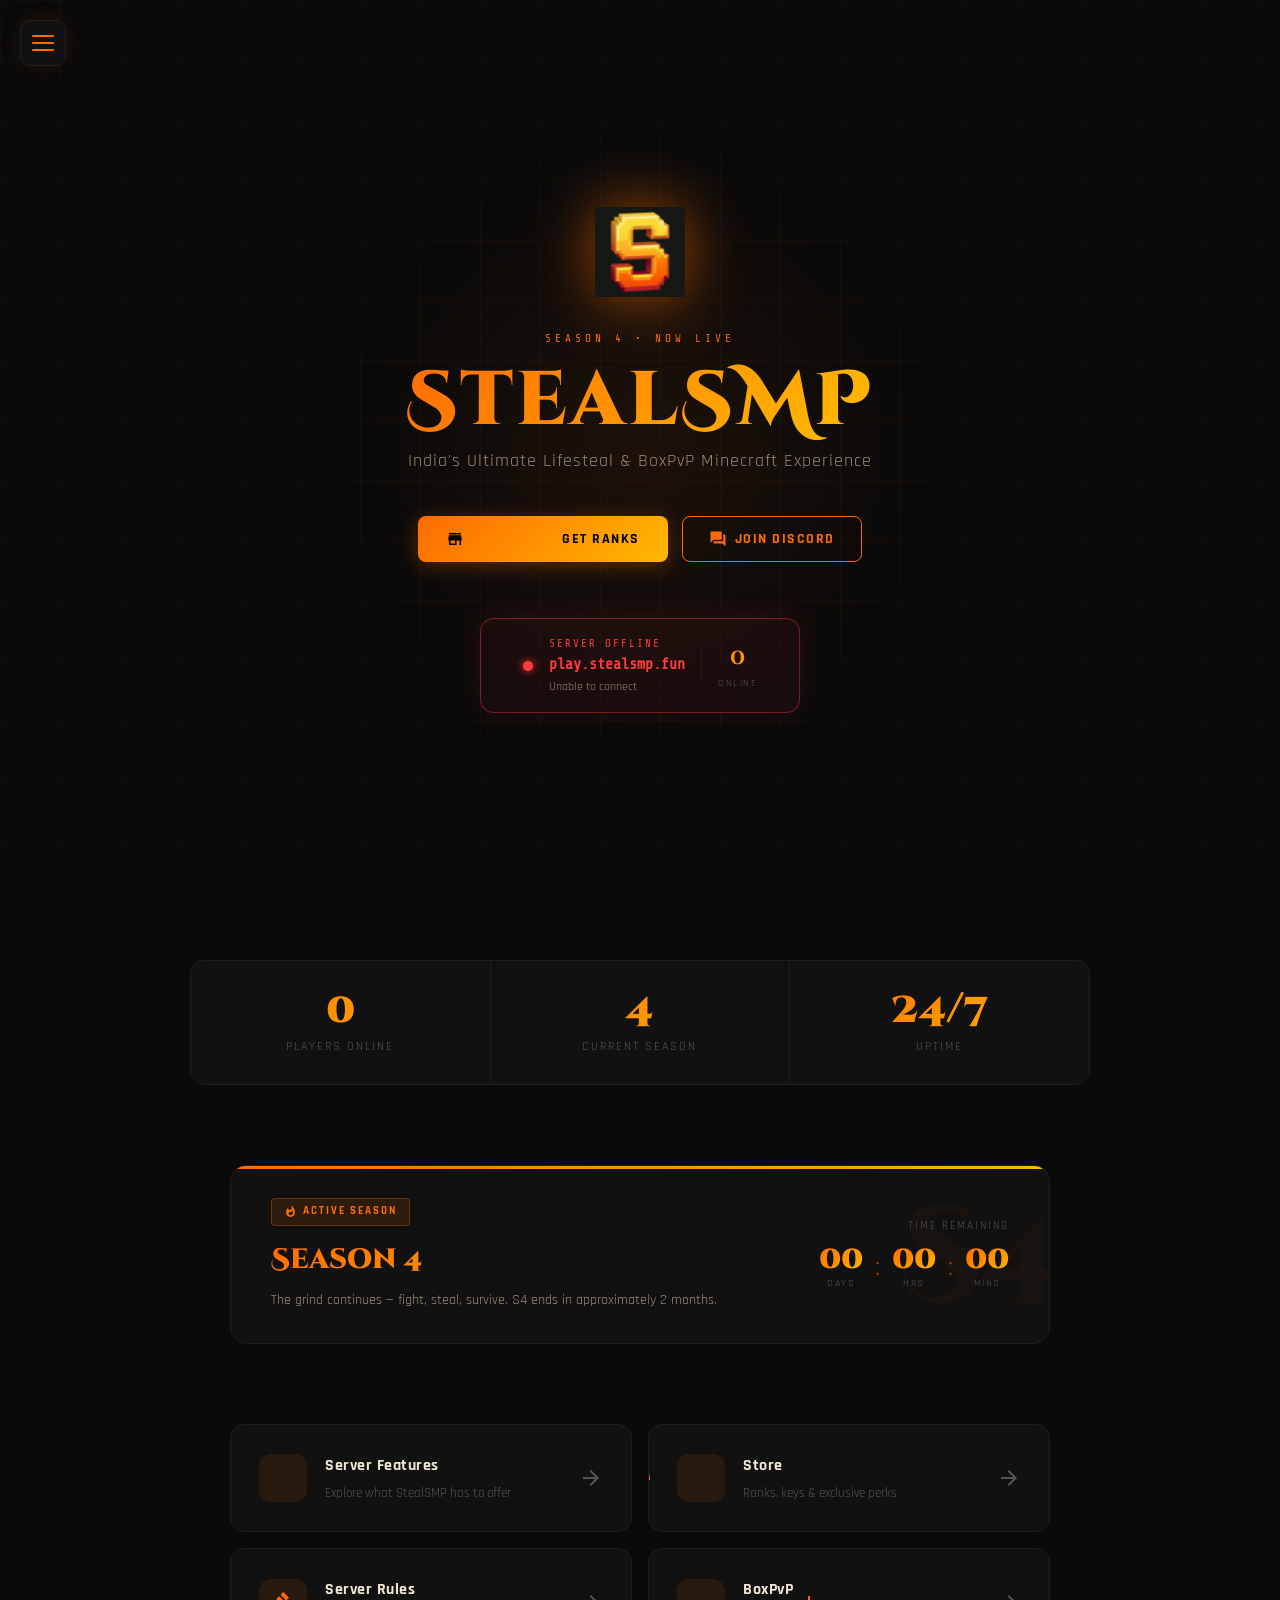
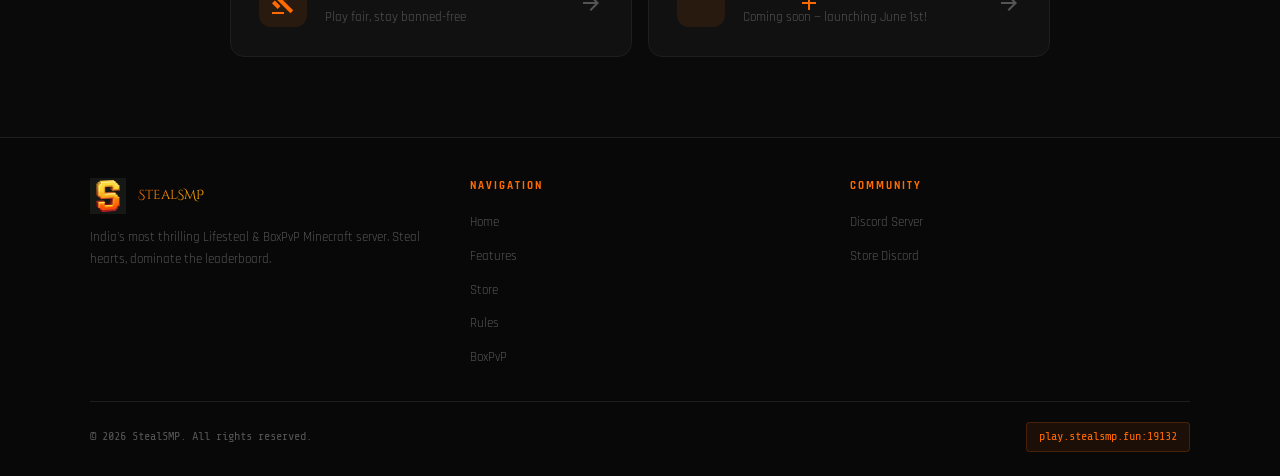
<file: index.html>
<!DOCTYPE html>
<html lang="en">
<head>
  <meta charset="UTF-8" />
  <meta name="viewport" content="width=device-width, initial-scale=1.0" />
  <title>StealSMP — The Ultimate Lifesteal Minecraft Server</title>
  <meta name="description" content="Join StealSMP — India's most thrilling Lifesteal & BoxPvP Minecraft server. Steal hearts, dominate the leaderboard, and survive. IP: play.stealsmp.fun" />
  <meta name="keywords" content="StealSMP, Minecraft server, Lifesteal SMP, BoxPvP, Minecraft India, play.stealsmp.fun, SMP server" />
  <meta name="author" content="StealSMP" />
  <meta name="robots" content="index, follow" />
  <link rel="canonical" href="https://stealsmp.fun/" />

  <!-- Open Graph -->
  <meta property="og:title" content="StealSMP — The Ultimate Lifesteal Minecraft Server" />
  <meta property="og:description" content="Join StealSMP — India's most thrilling Lifesteal & BoxPvP Minecraft server. IP: play.stealsmp.fun" />
  <meta property="og:type" content="website" />
  <meta property="og:url" content="https://stealsmp.fun/" />
  <meta property="og:image" content="assets/logo.png" />

  <!-- Twitter Card -->
  <meta name="twitter:card" content="summary_large_image" />
  <meta name="twitter:title" content="StealSMP — Lifesteal Minecraft Server" />
  <meta name="twitter:description" content="Steal hearts, dominate the leaderboard. Join StealSMP now!" />

  <link rel="icon" type="image/png" href="assets/favicon.png" />
  <link rel="stylesheet" href="css/global.css" />
  <link rel="stylesheet" href="css/index.css" />

  <!-- Schema.org -->
  <script type="application/ld+json">
  {
    "@context": "https://schema.org",
    "@type": "WebSite",
    "name": "StealSMP",
    "url": "https://stealsmp.fun",
    "description": "India's ultimate Lifesteal and BoxPvP Minecraft server"
  }
  </script>
</head>
<body>

  <!-- Page Transition Overlay -->
  <div id="page-transition"></div>

  <!-- Hamburger Button -->
  <button id="hamburger" aria-label="Open menu">
    <span></span><span></span><span></span>
  </button>

  <!-- Side Navigation -->
  <nav id="side-nav" aria-label="Main navigation">
    <div class="nav-logo">
      <img src="assets/logo.png" alt="StealSMP Logo" />
      <span class="nav-logo-text">StealSMP</span>
    </div>
    <div class="nav-links">
      <a class="nav-link" data-page="index.html" href="index.html">
        <span class="material-icons">home</span> Home
      </a>
      <a class="nav-link" data-page="features.html" href="features.html">
        <span class="material-icons">auto_awesome</span> Features
      </a>
      <a class="nav-link" data-page="store.html" href="store.html">
        <span class="material-icons">storefront</span> Store
      </a>
      <a class="nav-link" data-page="rules.html" href="rules.html">
        <span class="material-icons">gavel</span> Rules
      </a>
      <a class="nav-link" data-page="boxpvp.html" href="boxpvp.html">
        <span class="material-icons">sports_kabaddi</span> BoxPvP
      </a>
    </div>
    <div class="nav-footer">
      <a class="nav-social-btn" href="https://discord.gg/jCDZ2wP8vw" target="_blank" rel="noopener">
        <span class="material-icons" style="font-size:16px">forum</span> Discord
      </a>
      <a class="nav-social-btn" href="store.html">
        <span class="material-icons" style="font-size:16px">storefront</span> Store
      </a>
    </div>
  </nav>
  <div id="nav-overlay"></div>

  <!-- Main Content -->
  <main class="main-content">

    <!-- HERO -->
    <section class="hero">
      <div class="hero-content">
        <img src="assets/logo.png" alt="StealSMP" class="hero-logo" />
        <p class="hero-eyebrow">Season 4 • Now Live</p>
        <h1 class="hero-title"><span>StealSMP</span></h1>
        <p class="hero-subtitle">India's Ultimate Lifesteal &amp; BoxPvP Minecraft Experience</p>
        <div class="hero-actions">
          <a href="store.html" class="btn-primary">
            <span class="material-icons" style="font-size:18px">storefront</span> Get Ranks
          </a>
          <a href="https://discord.gg/jCDZ2wP8vw" target="_blank" rel="noopener" class="btn-secondary">
            <span class="material-icons" style="font-size:18px">forum</span> Join Discord
          </a>
        </div>

        <!-- Live Status Card -->
        <div class="status-card" id="status-card">
          <div class="status-dot" id="status-dot"></div>
          <div class="status-info">
            <div class="status-label" id="status-label">Checking status...</div>
            <div class="status-ip">play.stealsmp.fun</div>
            <div class="status-players" id="status-players">Port: 19132</div>
          </div>
          <div class="status-divider"></div>
          <div class="status-count">
            <div class="status-count-num" id="status-count">—</div>
            <div class="status-count-label">Online</div>
          </div>
        </div>
      </div>
    </section>

    <!-- STATS -->
    <div class="stats-row">
      <div class="stat-item">
        <div class="stat-num" id="stat-players">—</div>
        <div class="stat-label">Players Online</div>
      </div>
      <div class="stat-item">
        <div class="stat-num">4</div>
        <div class="stat-label">Current Season</div>
      </div>
      <div class="stat-item">
        <div class="stat-num">24/7</div>
        <div class="stat-label">Uptime</div>
      </div>
    </div>

    <!-- SEASON CARD -->
    <section class="season-section">
      <div class="season-card card-hover">
        <div class="season-info">
          <div class="season-badge">
            <span class="material-icons" style="font-size:13px">whatshot</span> Active Season
          </div>
          <div class="season-title">Season 4</div>
          <div class="season-desc">The grind continues — fight, steal, survive. S4 ends in approximately 2 months.</div>
        </div>
        <div class="season-timer-wrap">
          <div class="season-timer-label">Time Remaining</div>
          <div class="season-timer" id="season-timer">
            <div class="timer-unit">
              <div class="timer-num" id="t-days">--</div>
              <div class="timer-label">Days</div>
            </div>
            <div class="timer-sep">:</div>
            <div class="timer-unit">
              <div class="timer-num" id="t-hours">--</div>
              <div class="timer-label">Hrs</div>
            </div>
            <div class="timer-sep">:</div>
            <div class="timer-unit">
              <div class="timer-num" id="t-mins">--</div>
              <div class="timer-label">Mins</div>
            </div>
          </div>
        </div>
      </div>
    </section>

    <!-- QUICK LINKS -->
    <section class="quick-section">
      <div class="quick-grid">
        <div class="quick-card card-hover" onclick="navigateTo('features.html')">
          <div class="quick-icon"><span class="material-icons">auto_awesome</span></div>
          <div>
            <div class="quick-card-title">Server Features</div>
            <div class="quick-card-desc">Explore what StealSMP has to offer</div>
          </div>
          <span class="material-icons quick-arrow">arrow_forward</span>
        </div>
        <div class="quick-card card-hover" onclick="navigateTo('store.html')">
          <div class="quick-icon"><span class="material-icons">storefront</span></div>
          <div>
            <div class="quick-card-title">Store</div>
            <div class="quick-card-desc">Ranks, keys &amp; exclusive perks</div>
          </div>
          <span class="material-icons quick-arrow">arrow_forward</span>
        </div>
        <div class="quick-card card-hover" onclick="navigateTo('rules.html')">
          <div class="quick-icon"><span class="material-icons">gavel</span></div>
          <div>
            <div class="quick-card-title">Server Rules</div>
            <div class="quick-card-desc">Play fair, stay banned-free</div>
          </div>
          <span class="material-icons quick-arrow">arrow_forward</span>
        </div>
        <div class="quick-card card-hover" onclick="navigateTo('boxpvp.html')">
          <div class="quick-icon"><span class="material-icons">sports_kabaddi</span></div>
          <div>
            <div class="quick-card-title">BoxPvP</div>
            <div class="quick-card-desc">Coming soon — launching June 1st!</div>
          </div>
          <span class="material-icons quick-arrow">arrow_forward</span>
        </div>
      </div>
    </section>

  </main>

  <!-- FOOTER -->
  <footer>
    <div class="footer-inner">
      <div class="footer-brand">
        <div class="footer-brand-logo">
          <img src="assets/logo.png" alt="StealSMP" />
          <span class="footer-brand-name">StealSMP</span>
        </div>
        <p class="footer-desc">India's most thrilling Lifesteal &amp; BoxPvP Minecraft server. Steal hearts, dominate the leaderboard.</p>
      </div>
      <div>
        <div class="footer-col-title">Navigation</div>
        <ul class="footer-links">
          <li><a href="index.html">Home</a></li>
          <li><a href="features.html">Features</a></li>
          <li><a href="store.html">Store</a></li>
          <li><a href="rules.html">Rules</a></li>
          <li><a href="boxpvp.html">BoxPvP</a></li>
        </ul>
      </div>
      <div>
        <div class="footer-col-title">Community</div>
        <ul class="footer-links">
          <li><a href="https://discord.gg/jCDZ2wP8vw" target="_blank" rel="noopener">Discord Server</a></li>
          <li><a href="https://discord.gg/AA69CP2WXj" target="_blank" rel="noopener">Store Discord</a></li>
        </ul>
      </div>
    </div>
    <div class="footer-bottom">
      <span class="footer-copy">© 2026 StealSMP. All rights reserved.</span>
      <span class="footer-ip">play.stealsmp.fun:19132</span>
    </div>
  </footer>

  <!-- Back to Top -->
  <a id="back-to-top" aria-label="Back to top">
    <span class="material-icons">keyboard_arrow_up</span>
  </a>

  <script src="js/global.js"></script>
  <script src="js/index.js"></script>
</body>
</html>
</file>
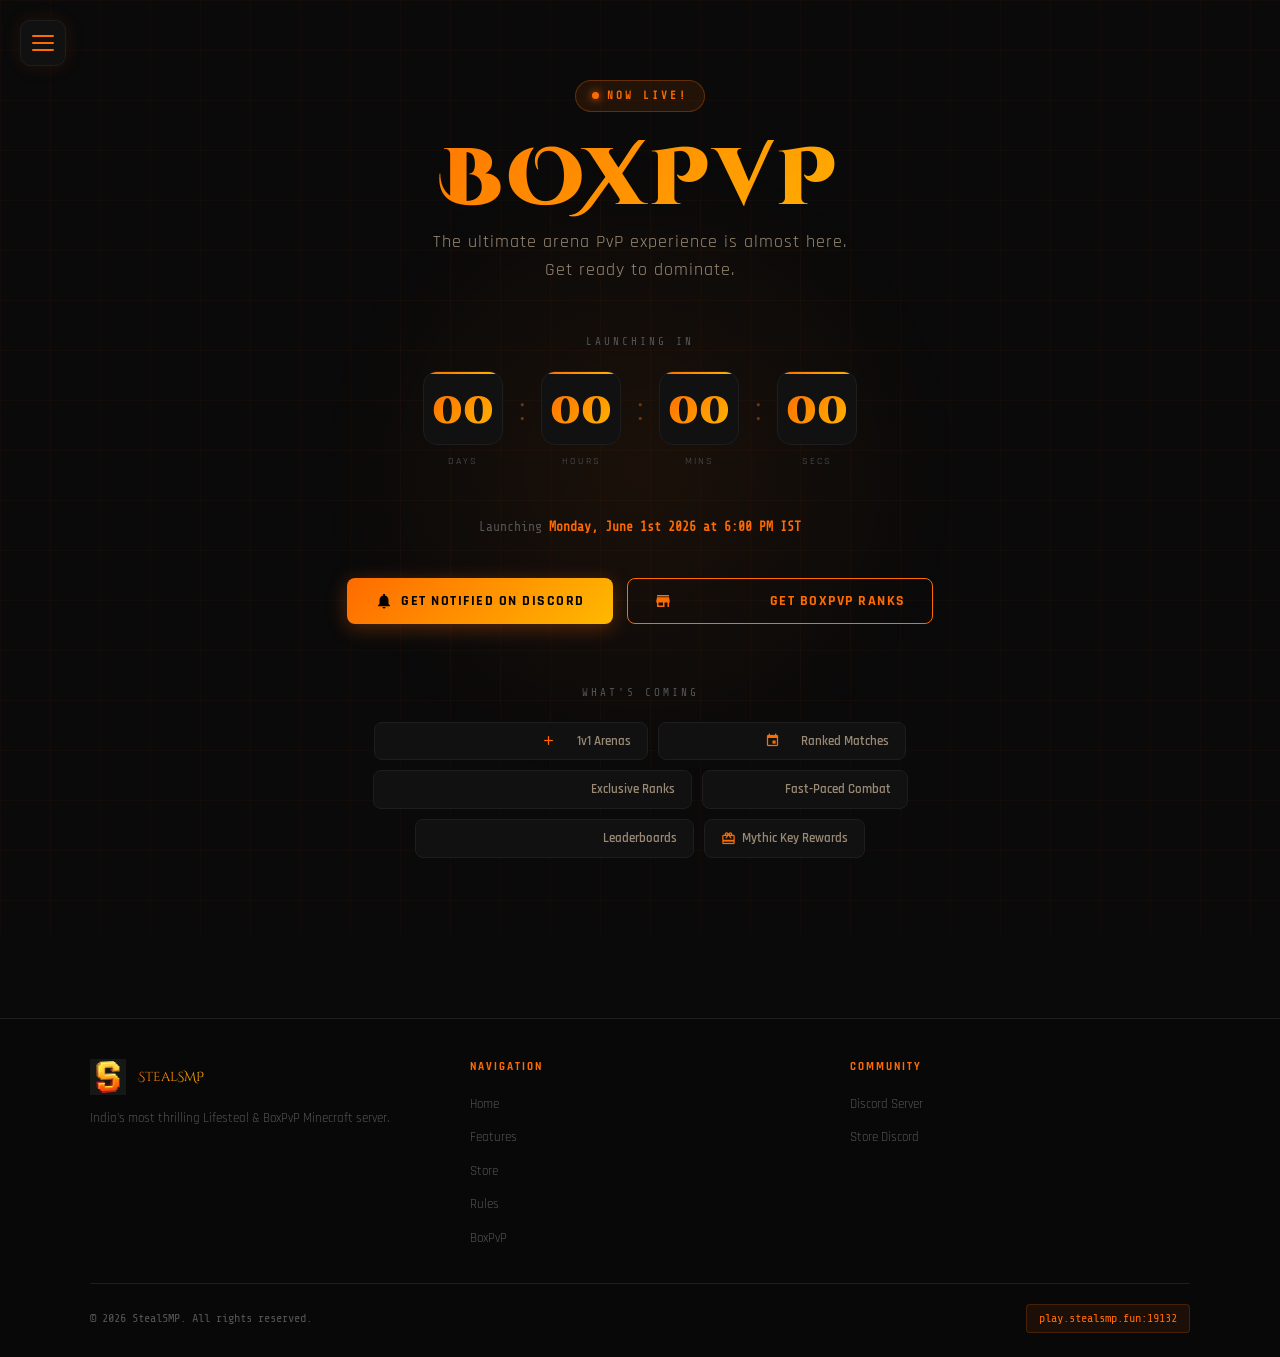
<file: boxpvp.html>
<!DOCTYPE html>
<html lang="en">
<head>
  <meta charset="UTF-8" />
  <meta name="viewport" content="width=device-width, initial-scale=1.0" />
  <title>BoxPvP — Coming Soon | StealSMP</title>
  <meta name="description" content="BoxPvP is coming to StealSMP on June 1st, 2026 at 6PM. Prepare for the ultimate PvP experience." />
  <meta name="robots" content="index, follow" />
  <link rel="canonical" href="https://stealsmp.fun/boxpvp.html" />
  <meta property="og:title" content="BoxPvP Coming Soon — StealSMP" />
  <meta property="og:description" content="BoxPvP launches June 1st, 2026 at 6PM on StealSMP!" />
  <link rel="icon" type="image/png" href="assets/favicon.png" />
  <link rel="stylesheet" href="css/global.css" />
  <link rel="stylesheet" href="css/boxpvp.css" />
</head>
<body>

  <div id="page-transition"></div>

  <button id="hamburger" aria-label="Open menu">
    <span></span><span></span><span></span>
  </button>

  <nav id="side-nav" aria-label="Main navigation">
    <div class="nav-logo">
      <img src="assets/logo.png" alt="StealSMP Logo" />
      <span class="nav-logo-text">StealSMP</span>
    </div>
    <div class="nav-links">
      <a class="nav-link" data-page="index.html" href="index.html"><span class="material-icons">home</span> Home</a>
      <a class="nav-link" data-page="features.html" href="features.html"><span class="material-icons">auto_awesome</span> Features</a>
      <a class="nav-link" data-page="store.html" href="store.html"><span class="material-icons">storefront</span> Store</a>
      <a class="nav-link" data-page="rules.html" href="rules.html"><span class="material-icons">gavel</span> Rules</a>
      <a class="nav-link" data-page="boxpvp.html" href="boxpvp.html"><span class="material-icons">sports_kabaddi</span> BoxPvP</a>
    </div>
    <div class="nav-footer">
      <a class="nav-social-btn" href="https://discord.gg/jCDZ2wP8vw" target="_blank" rel="noopener"><span class="material-icons" style="font-size:16px">forum</span> Discord</a>
      <a class="nav-social-btn" href="store.html"><span class="material-icons" style="font-size:16px">storefront</span> Store</a>
    </div>
  </nav>
  <div id="nav-overlay"></div>

  <main class="main-content">
    <div class="boxpvp-page" id="boxpvp-page">

      <!-- Floating Particles -->
      <div class="particle" style="left:10%;top:80%;animation-duration:4s;animation-delay:0s;"></div>
      <div class="particle" style="left:20%;top:75%;animation-duration:5s;animation-delay:0.5s;width:6px;height:6px;background:var(--yellow);"></div>
      <div class="particle" style="left:35%;top:85%;animation-duration:3.5s;animation-delay:1s;"></div>
      <div class="particle" style="left:60%;top:80%;animation-duration:4.5s;animation-delay:0.3s;width:5px;height:5px;"></div>
      <div class="particle" style="left:75%;top:78%;animation-duration:3s;animation-delay:0.8s;background:var(--yellow);"></div>
      <div class="particle" style="left:88%;top:82%;animation-duration:5.5s;animation-delay:1.5s;width:6px;height:6px;"></div>
      <div class="particle" style="left:50%;top:88%;animation-duration:4s;animation-delay:2s;"></div>
      <div class="particle" style="left:5%;top:70%;animation-duration:6s;animation-delay:0.2s;background:var(--yellow);width:3px;height:3px;"></div>
      <div class="particle" style="left:92%;top:72%;animation-duration:4.2s;animation-delay:1.2s;width:3px;height:3px;"></div>

      <div class="boxpvp-content">

        <div class="boxpvp-badge">
          <div class="badge-dot"></div>
          Launching Soon
        </div>

        <h1 class="boxpvp-title">BOXPVP</h1>
        <p class="boxpvp-sub">The ultimate arena PvP experience is almost here.<br>Get ready to dominate.</p>

        <!-- Countdown -->
        <div class="countdown-wrap">
          <div class="countdown-label">Launching In</div>
          <div class="countdown">
            <div class="cd-unit">
              <div class="cd-box"><div class="cd-num" id="cd-days">--</div></div>
              <div class="cd-label">Days</div>
            </div>
            <div class="cd-sep">:</div>
            <div class="cd-unit">
              <div class="cd-box"><div class="cd-num" id="cd-hours">--</div></div>
              <div class="cd-label">Hours</div>
            </div>
            <div class="cd-sep">:</div>
            <div class="cd-unit">
              <div class="cd-box"><div class="cd-num" id="cd-mins">--</div></div>
              <div class="cd-label">Mins</div>
            </div>
            <div class="cd-sep">:</div>
            <div class="cd-unit">
              <div class="cd-box"><div class="cd-num" id="cd-secs">--</div></div>
              <div class="cd-label">Secs</div>
            </div>
          </div>
        </div>

        <div class="launch-date">
          Launching <strong>Monday, June 1st 2026 at 6:00 PM IST</strong>
        </div>

        <div class="boxpvp-actions">
          <a href="https://discord.gg/jCDZ2wP8vw" target="_blank" rel="noopener" class="btn-primary">
            <span class="material-icons" style="font-size:18px">notifications</span> Get Notified on Discord
          </a>
          <a href="store.html" class="btn-secondary">
            <span class="material-icons" style="font-size:18px">storefront</span> Get BoxPvP Ranks
          </a>
        </div>

        <!-- Teaser Features -->
        <div class="teaser-section">
          <div class="teaser-title">What's Coming</div>
          <div class="teaser-chips">
            <div class="teaser-chip"><span class="material-icons">sports_kabaddi</span> 1v1 Arenas</div>
            <div class="teaser-chip"><span class="material-icons">emoji_events</span> Ranked Matches</div>
            <div class="teaser-chip"><span class="material-icons">military_tech</span> Exclusive Ranks</div>
            <div class="teaser-chip"><span class="material-icons">bolt</span> Fast-Paced Combat</div>
            <div class="teaser-chip"><span class="material-icons">leaderboard</span> Leaderboards</div>
            <div class="teaser-chip"><span class="material-icons">redeem</span> Mythic Key Rewards</div>
          </div>
        </div>

      </div>
    </div>
  </main>

  <footer>
    <div class="footer-inner">
      <div class="footer-brand">
        <div class="footer-brand-logo">
          <img src="assets/logo.png" alt="StealSMP" />
          <span class="footer-brand-name">StealSMP</span>
        </div>
        <p class="footer-desc">India's most thrilling Lifesteal &amp; BoxPvP Minecraft server.</p>
      </div>
      <div>
        <div class="footer-col-title">Navigation</div>
        <ul class="footer-links">
          <li><a href="index.html">Home</a></li>
          <li><a href="features.html">Features</a></li>
          <li><a href="store.html">Store</a></li>
          <li><a href="rules.html">Rules</a></li>
          <li><a href="boxpvp.html">BoxPvP</a></li>
        </ul>
      </div>
      <div>
        <div class="footer-col-title">Community</div>
        <ul class="footer-links">
          <li><a href="https://discord.gg/jCDZ2wP8vw" target="_blank" rel="noopener">Discord Server</a></li>
          <li><a href="https://discord.gg/AA69CP2WXj" target="_blank" rel="noopener">Store Discord</a></li>
        </ul>
      </div>
    </div>
    <div class="footer-bottom">
      <span class="footer-copy">© 2026 StealSMP. All rights reserved.</span>
      <span class="footer-ip">play.stealsmp.fun:19132</span>
    </div>
  </footer>

  <a id="back-to-top" aria-label="Back to top"><span class="material-icons">keyboard_arrow_up</span></a>

  <script src="js/global.js"></script>
  <script src="js/boxpvp.js"></script>
</body>
</html>
</file>
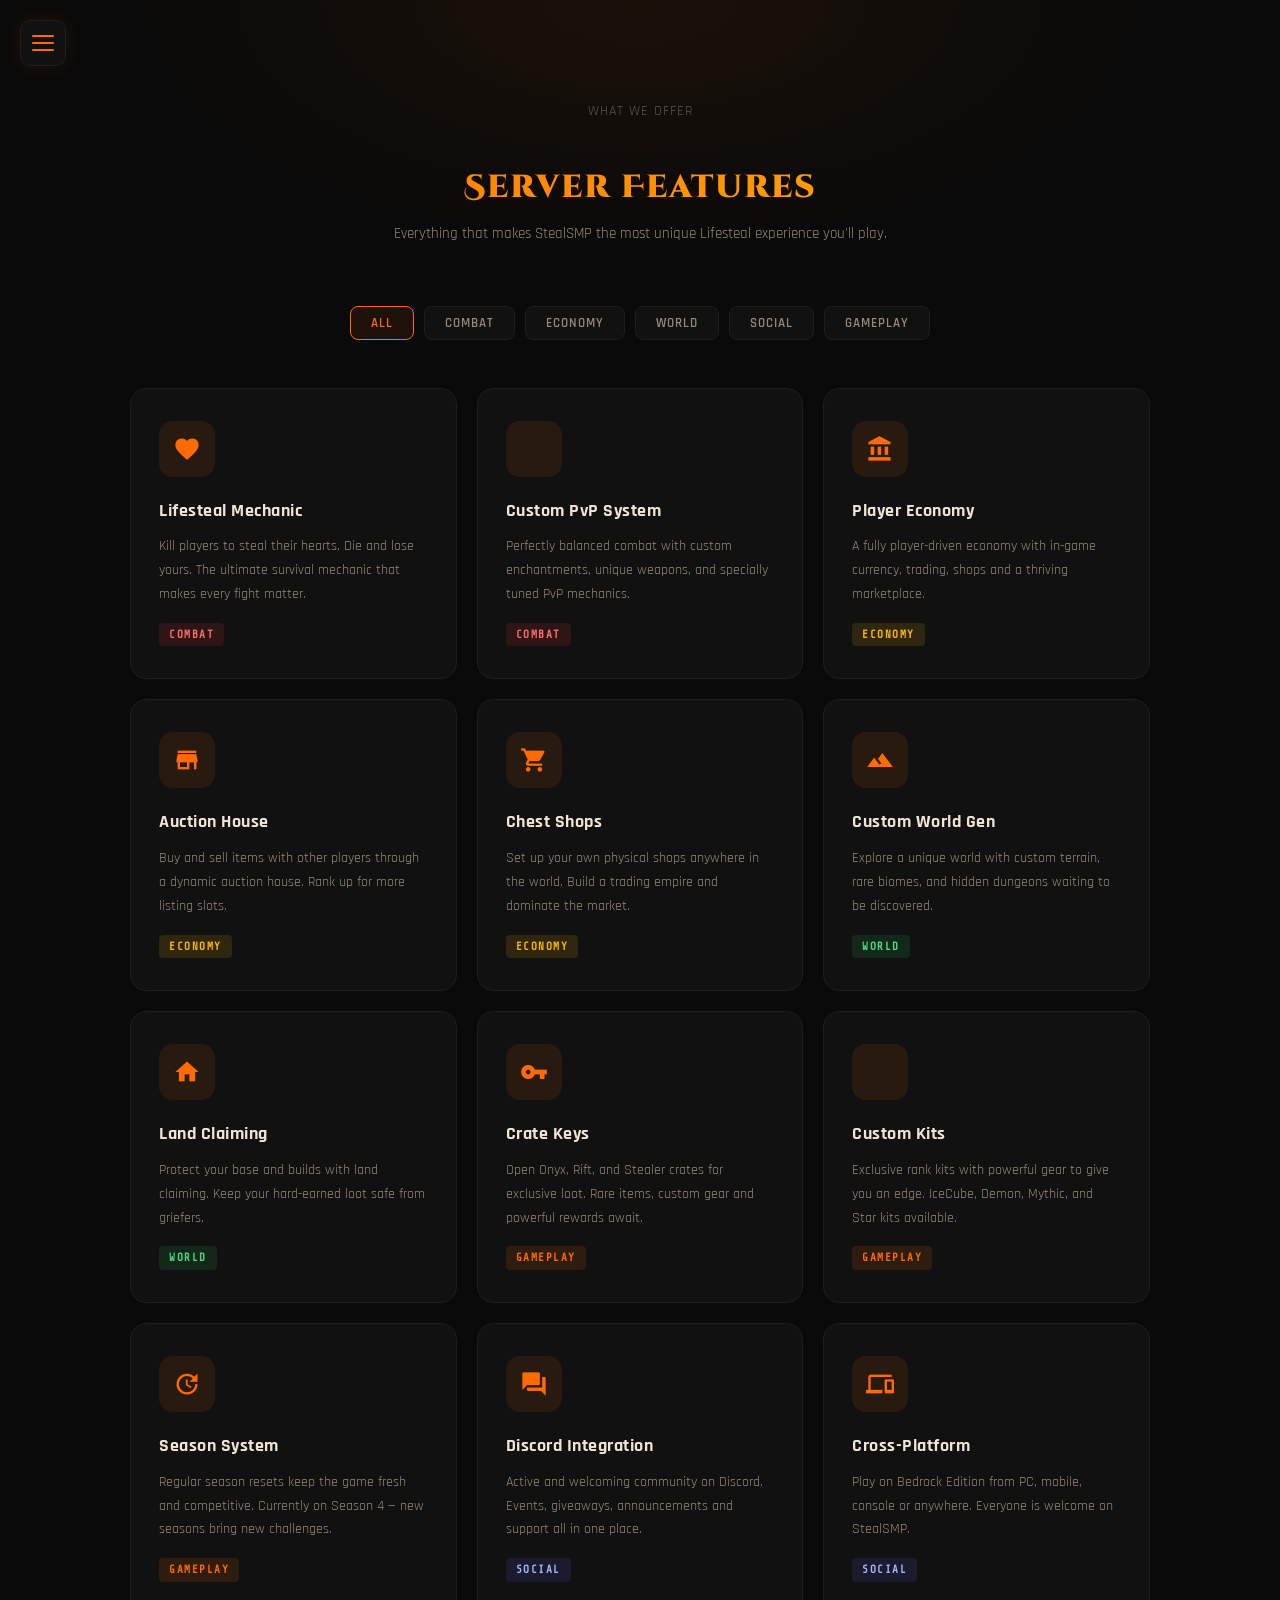
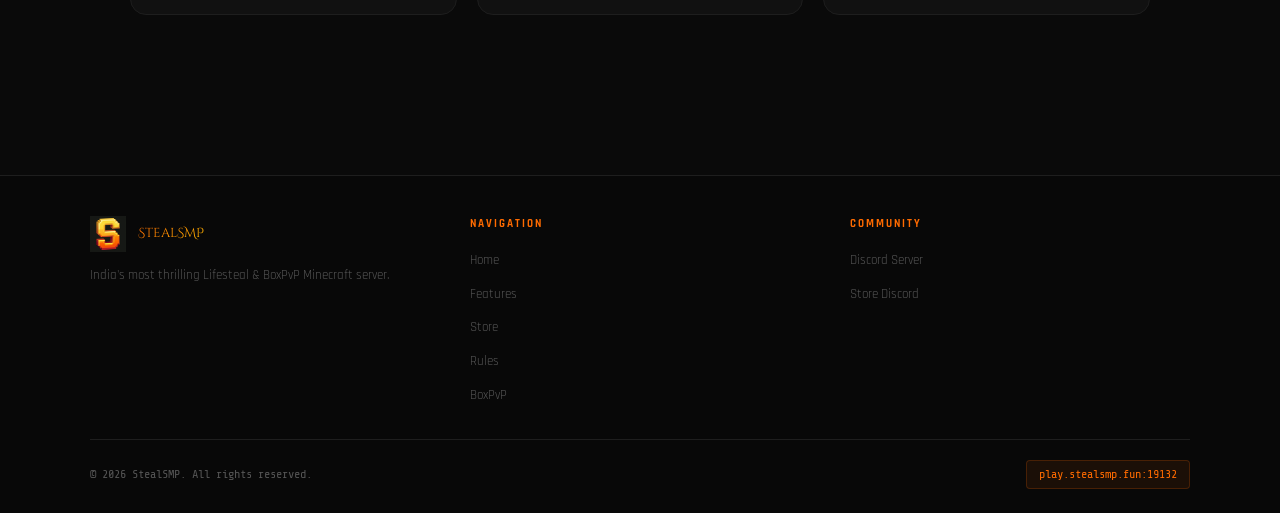
<file: features.html>
<!DOCTYPE html>
<html lang="en">
<head>
  <meta charset="UTF-8" />
  <meta name="viewport" content="width=device-width, initial-scale=1.0" />
  <title>Features — StealSMP</title>
  <meta name="description" content="Discover all the amazing features StealSMP has to offer — Custom PvP, Economy, Land Claiming, Seasons, Cross-Platform and more." />
  <meta name="robots" content="index, follow" />
  <link rel="canonical" href="https://stealsmp.fun/features.html" />
  <meta property="og:title" content="Features — StealSMP" />
  <meta property="og:description" content="Explore StealSMP's unique gameplay features." />
  <link rel="icon" type="image/png" href="assets/favicon.png" />
  <link rel="stylesheet" href="css/global.css" />
  <link rel="stylesheet" href="css/features.css" />
</head>
<body>

  <div id="page-transition"></div>

  <button id="hamburger" aria-label="Open menu">
    <span></span><span></span><span></span>
  </button>

  <nav id="side-nav" aria-label="Main navigation">
    <div class="nav-logo">
      <img src="assets/logo.png" alt="StealSMP Logo" />
      <span class="nav-logo-text">StealSMP</span>
    </div>
    <div class="nav-links">
      <a class="nav-link" data-page="index.html" href="index.html"><span class="material-icons">home</span> Home</a>
      <a class="nav-link" data-page="features.html" href="features.html"><span class="material-icons">auto_awesome</span> Features</a>
      <a class="nav-link" data-page="store.html" href="store.html"><span class="material-icons">storefront</span> Store</a>
      <a class="nav-link" data-page="rules.html" href="rules.html"><span class="material-icons">gavel</span> Rules</a>
      <a class="nav-link" data-page="boxpvp.html" href="boxpvp.html"><span class="material-icons">sports_kabaddi</span> BoxPvP</a>
    </div>
    <div class="nav-footer">
      <a class="nav-social-btn" href="https://discord.gg/jCDZ2wP8vw" target="_blank" rel="noopener"><span class="material-icons" style="font-size:16px">forum</span> Discord</a>
      <a class="nav-social-btn" href="store.html"><span class="material-icons" style="font-size:16px">storefront</span> Store</a>
    </div>
  </nav>
  <div id="nav-overlay"></div>

  <main class="main-content">

    <section class="features-hero">
      <p class="section-subtitle">What We Offer</p>
      <h1 class="section-title">Server Features</h1>
      <p style="color:var(--text-secondary);font-size:15px;max-width:500px;margin:0 auto;">Everything that makes StealSMP the most unique Lifesteal experience you'll play.</p>
    </section>

    <div class="features-filters">
      <button class="filter-btn active" data-filter="all">All</button>
      <button class="filter-btn" data-filter="combat">Combat</button>
      <button class="filter-btn" data-filter="economy">Economy</button>
      <button class="filter-btn" data-filter="world">World</button>
      <button class="filter-btn" data-filter="social">Social</button>
      <button class="filter-btn" data-filter="gameplay">Gameplay</button>
    </div>

    <div class="features-grid" id="features-grid">

      <div class="feature-card" data-category="combat" style="animation-delay:0.05s">
        <div class="feature-icon-wrap"><span class="material-icons">favorite</span></div>
        <div class="feature-card-title">Lifesteal Mechanic</div>
        <div class="feature-card-desc">Kill players to steal their hearts. Die and lose yours. The ultimate survival mechanic that makes every fight matter.</div>
        <span class="feature-tag tag-combat">Combat</span>
      </div>

      <div class="feature-card" data-category="combat" style="animation-delay:0.1s">
        <div class="feature-icon-wrap"><span class="material-icons">shield</span></div>
        <div class="feature-card-title">Custom PvP System</div>
        <div class="feature-card-desc">Perfectly balanced combat with custom enchantments, unique weapons, and specially tuned PvP mechanics.</div>
        <span class="feature-tag tag-combat">Combat</span>
      </div>

      <div class="feature-card" data-category="economy" style="animation-delay:0.15s">
        <div class="feature-icon-wrap"><span class="material-icons">account_balance</span></div>
        <div class="feature-card-title">Player Economy</div>
        <div class="feature-card-desc">A fully player-driven economy with in-game currency, trading, shops and a thriving marketplace.</div>
        <span class="feature-tag tag-economy">Economy</span>
      </div>

      <div class="feature-card" data-category="economy" style="animation-delay:0.2s">
        <div class="feature-icon-wrap"><span class="material-icons">store</span></div>
        <div class="feature-card-title">Auction House</div>
        <div class="feature-card-desc">Buy and sell items with other players through a dynamic auction house. Rank up for more listing slots.</div>
        <span class="feature-tag tag-economy">Economy</span>
      </div>

      <div class="feature-card" data-category="economy" style="animation-delay:0.25s">
        <div class="feature-icon-wrap"><span class="material-icons">shopping_cart</span></div>
        <div class="feature-card-title">Chest Shops</div>
        <div class="feature-card-desc">Set up your own physical shops anywhere in the world. Build a trading empire and dominate the market.</div>
        <span class="feature-tag tag-economy">Economy</span>
      </div>

      <div class="feature-card" data-category="world" style="animation-delay:0.3s">
        <div class="feature-icon-wrap"><span class="material-icons">terrain</span></div>
        <div class="feature-card-title">Custom World Gen</div>
        <div class="feature-card-desc">Explore a unique world with custom terrain, rare biomes, and hidden dungeons waiting to be discovered.</div>
        <span class="feature-tag tag-world">World</span>
      </div>

      <div class="feature-card" data-category="world" style="animation-delay:0.35s">
        <div class="feature-icon-wrap"><span class="material-icons">home</span></div>
        <div class="feature-card-title">Land Claiming</div>
        <div class="feature-card-desc">Protect your base and builds with land claiming. Keep your hard-earned loot safe from griefers.</div>
        <span class="feature-tag tag-world">World</span>
      </div>

      <div class="feature-card" data-category="gameplay" style="animation-delay:0.4s">
        <div class="feature-icon-wrap"><span class="material-icons">vpn_key</span></div>
        <div class="feature-card-title">Crate Keys</div>
        <div class="feature-card-desc">Open Onyx, Rift, and Stealer crates for exclusive loot. Rare items, custom gear and powerful rewards await.</div>
        <span class="feature-tag tag-gameplay">Gameplay</span>
      </div>

      <div class="feature-card" data-category="gameplay" style="animation-delay:0.45s">
        <div class="feature-icon-wrap"><span class="material-icons">backpack</span></div>
        <div class="feature-card-title">Custom Kits</div>
        <div class="feature-card-desc">Exclusive rank kits with powerful gear to give you an edge. IceCube, Demon, Mythic, and Star kits available.</div>
        <span class="feature-tag tag-gameplay">Gameplay</span>
      </div>

      <div class="feature-card" data-category="gameplay" style="animation-delay:0.5s">
        <div class="feature-icon-wrap"><span class="material-icons">update</span></div>
        <div class="feature-card-title">Season System</div>
        <div class="feature-card-desc">Regular season resets keep the game fresh and competitive. Currently on Season 4 — new seasons bring new challenges.</div>
        <span class="feature-tag tag-gameplay">Gameplay</span>
      </div>

      <div class="feature-card" data-category="social" style="animation-delay:0.55s">
        <div class="feature-icon-wrap"><span class="material-icons">forum</span></div>
        <div class="feature-card-title">Discord Integration</div>
        <div class="feature-card-desc">Active and welcoming community on Discord. Events, giveaways, announcements and support all in one place.</div>
        <span class="feature-tag tag-social">Social</span>
      </div>

      <div class="feature-card" data-category="social" style="animation-delay:0.6s">
        <div class="feature-icon-wrap"><span class="material-icons">devices</span></div>
        <div class="feature-card-title">Cross-Platform</div>
        <div class="feature-card-desc">Play on Bedrock Edition from PC, mobile, console or anywhere. Everyone is welcome on StealSMP.</div>
        <span class="feature-tag tag-social">Social</span>
      </div>

    </div>

  </main>

  <footer>
    <div class="footer-inner">
      <div class="footer-brand">
        <div class="footer-brand-logo">
          <img src="assets/logo.png" alt="StealSMP" />
          <span class="footer-brand-name">StealSMP</span>
        </div>
        <p class="footer-desc">India's most thrilling Lifesteal &amp; BoxPvP Minecraft server.</p>
      </div>
      <div>
        <div class="footer-col-title">Navigation</div>
        <ul class="footer-links">
          <li><a href="index.html">Home</a></li>
          <li><a href="features.html">Features</a></li>
          <li><a href="store.html">Store</a></li>
          <li><a href="rules.html">Rules</a></li>
          <li><a href="boxpvp.html">BoxPvP</a></li>
        </ul>
      </div>
      <div>
        <div class="footer-col-title">Community</div>
        <ul class="footer-links">
          <li><a href="https://discord.gg/jCDZ2wP8vw" target="_blank" rel="noopener">Discord Server</a></li>
          <li><a href="https://discord.gg/AA69CP2WXj" target="_blank" rel="noopener">Store Discord</a></li>
        </ul>
      </div>
    </div>
    <div class="footer-bottom">
      <span class="footer-copy">© 2026 StealSMP. All rights reserved.</span>
      <span class="footer-ip">play.stealsmp.fun:19132</span>
    </div>
  </footer>

  <a id="back-to-top" aria-label="Back to top"><span class="material-icons">keyboard_arrow_up</span></a>

  <script src="js/global.js"></script>
  <script src="js/features.js"></script>
</body>
</html>
</file>
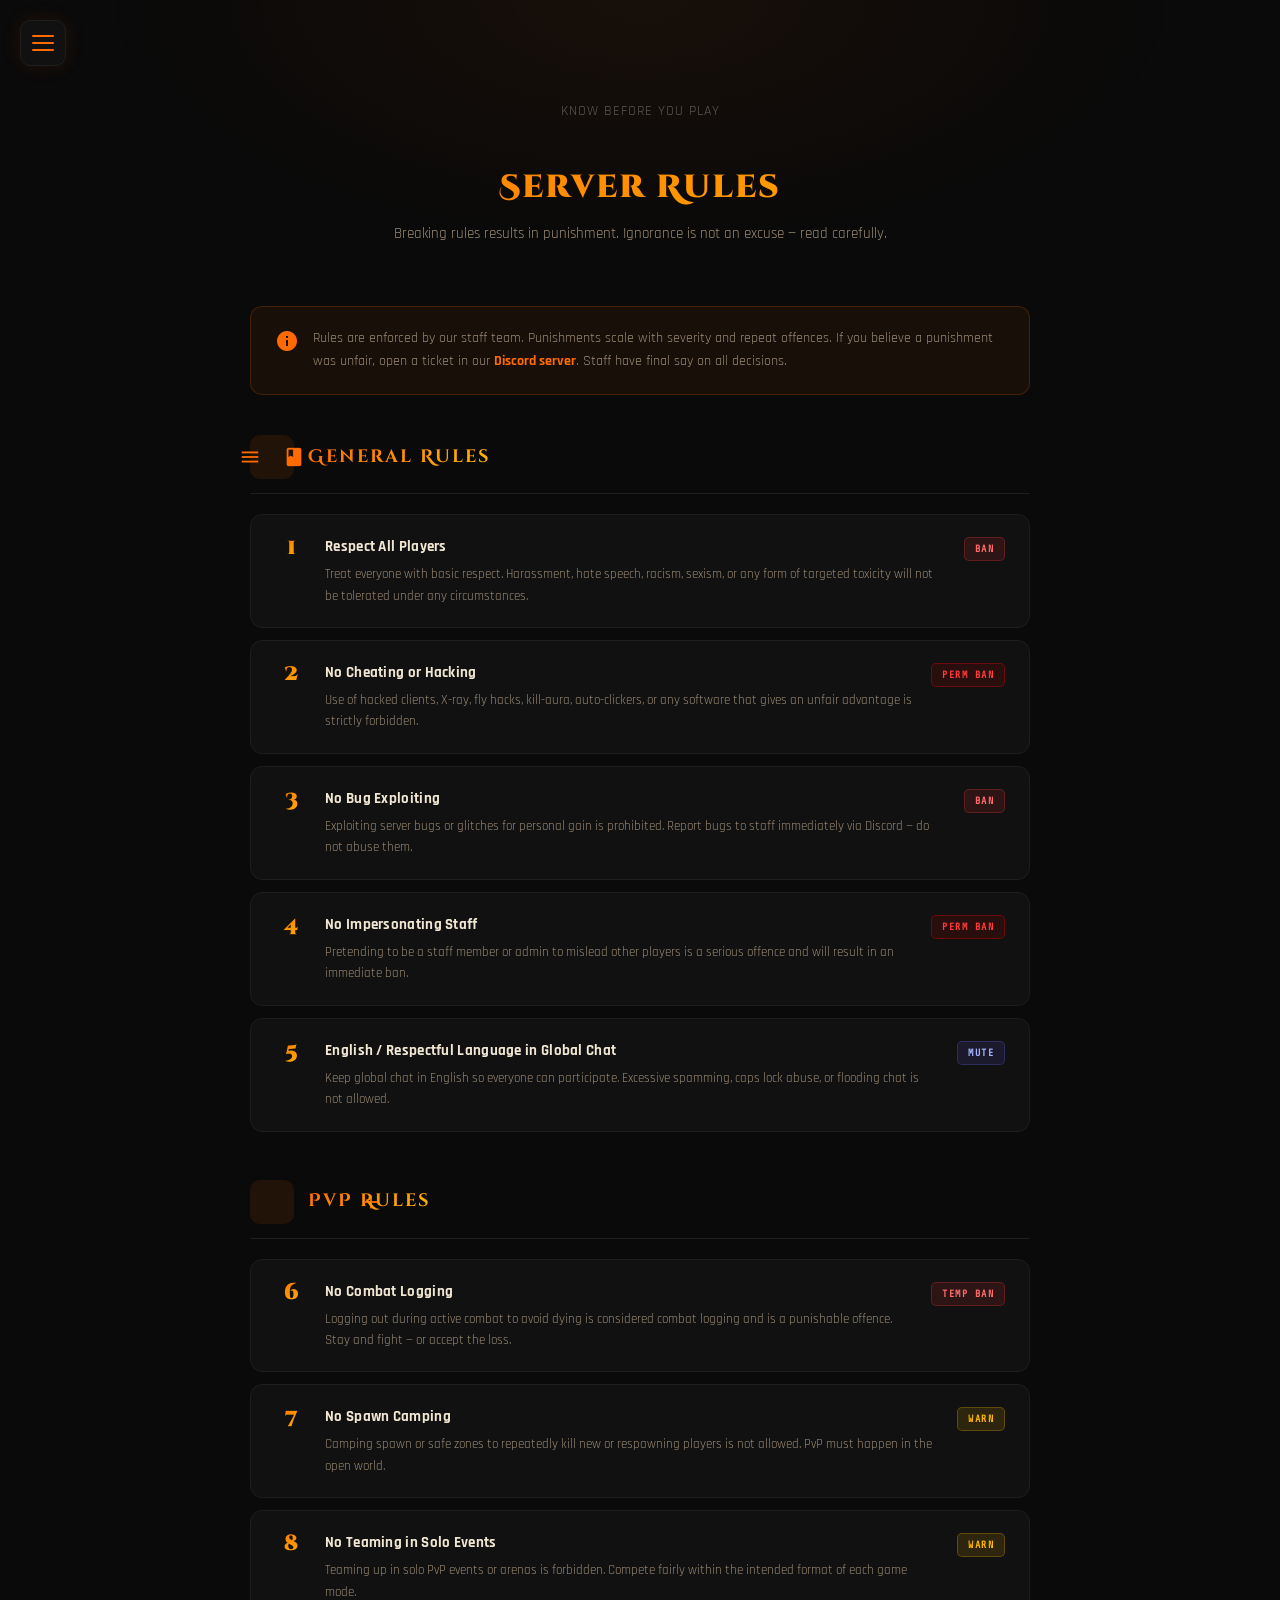
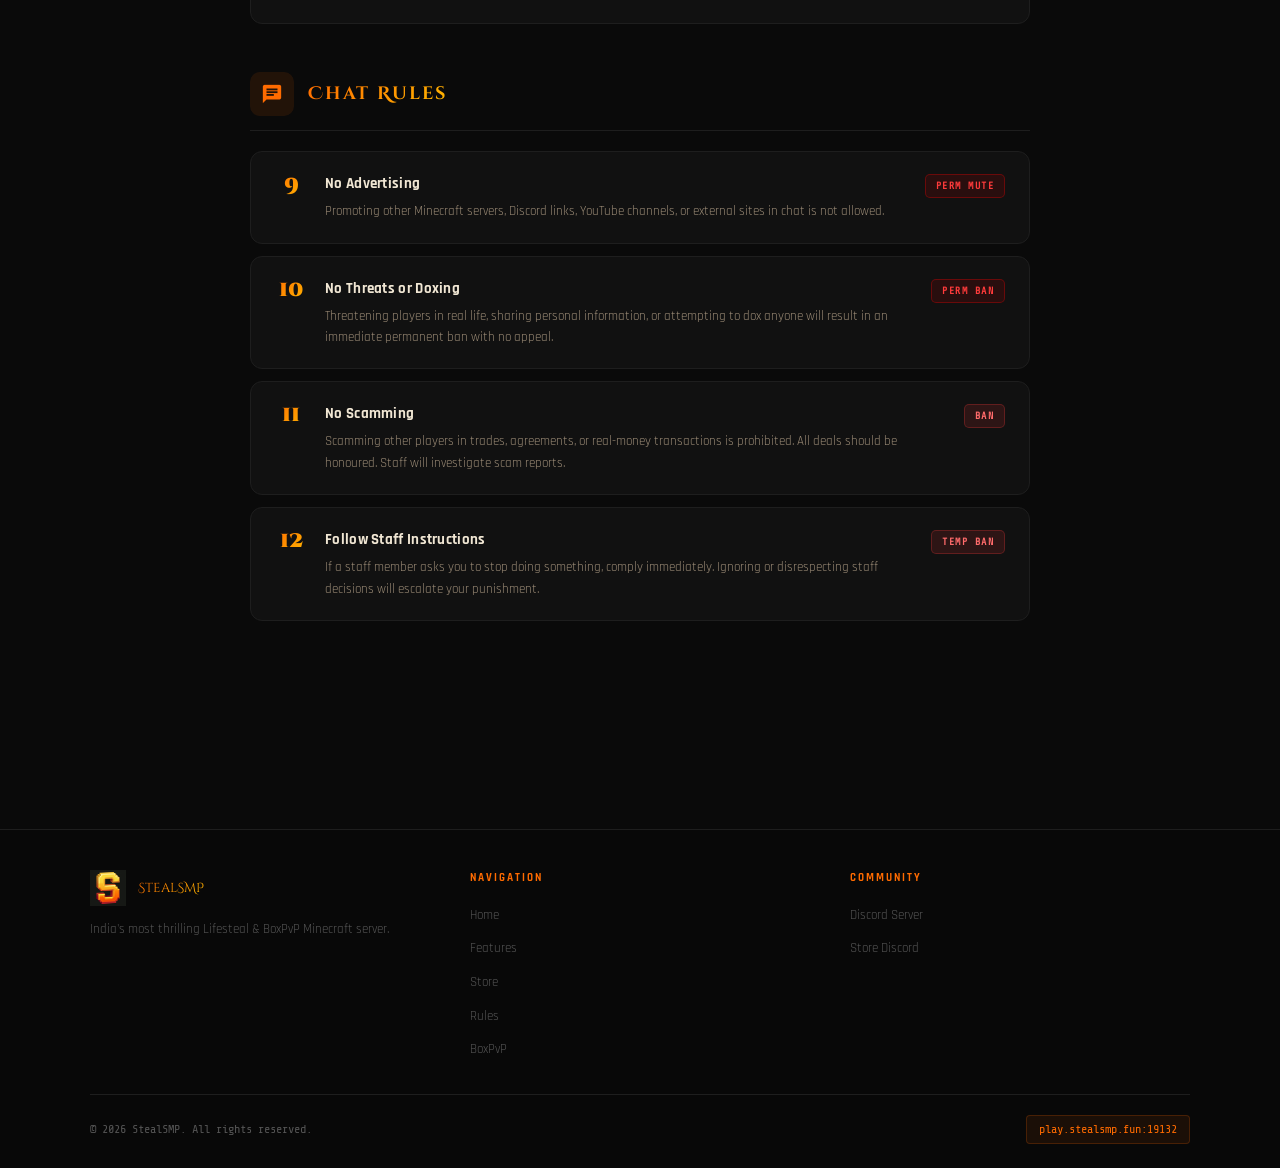
<file: rules.html>
<!DOCTYPE html>
<html lang="en">
<head>
  <meta charset="UTF-8" />
  <meta name="viewport" content="width=device-width, initial-scale=1.0" />
  <title>Rules — StealSMP</title>
  <meta name="description" content="StealSMP server rules. Play fair, respect everyone, and stay banned-free. Read the official rules before joining." />
  <meta name="robots" content="index, follow" />
  <link rel="canonical" href="https://stealsmp.fun/rules.html" />
  <meta property="og:title" content="Rules — StealSMP" />
  <meta property="og:description" content="Official StealSMP server rules. Know the rules, play fair." />
  <link rel="icon" type="image/png" href="assets/favicon.png" />
  <link rel="stylesheet" href="css/global.css" />
  <link rel="stylesheet" href="css/rules.css" />
</head>
<body>

  <div id="page-transition"></div>

  <button id="hamburger" aria-label="Open menu">
    <span></span><span></span><span></span>
  </button>

  <nav id="side-nav" aria-label="Main navigation">
    <div class="nav-logo">
      <img src="assets/logo.png" alt="StealSMP Logo" />
      <span class="nav-logo-text">StealSMP</span>
    </div>
    <div class="nav-links">
      <a class="nav-link" data-page="index.html" href="index.html"><span class="material-icons">home</span> Home</a>
      <a class="nav-link" data-page="features.html" href="features.html"><span class="material-icons">auto_awesome</span> Features</a>
      <a class="nav-link" data-page="store.html" href="store.html"><span class="material-icons">storefront</span> Store</a>
      <a class="nav-link" data-page="rules.html" href="rules.html"><span class="material-icons">gavel</span> Rules</a>
      <a class="nav-link" data-page="boxpvp.html" href="boxpvp.html"><span class="material-icons">sports_kabaddi</span> BoxPvP</a>
    </div>
    <div class="nav-footer">
      <a class="nav-social-btn" href="https://discord.gg/jCDZ2wP8vw" target="_blank" rel="noopener"><span class="material-icons" style="font-size:16px">forum</span> Discord</a>
      <a class="nav-social-btn" href="store.html"><span class="material-icons" style="font-size:16px">storefront</span> Store</a>
    </div>
  </nav>
  <div id="nav-overlay"></div>

  <main class="main-content">

    <section class="rules-hero">
      <p class="section-subtitle">Know Before You Play</p>
      <h1 class="section-title">Server Rules</h1>
      <p style="color:var(--text-secondary);font-size:15px;max-width:500px;margin:0 auto;">Breaking rules results in punishment. Ignorance is not an excuse — read carefully.</p>
    </section>

    <div class="rules-container">

      <!-- Info Box -->
      <div class="rules-info-box">
        <span class="material-icons">info</span>
        <p>Rules are enforced by our staff team. Punishments scale with severity and repeat offences. If you believe a punishment was unfair, open a ticket in our <strong><a href="https://discord.gg/jCDZ2wP8vw" target="_blank" rel="noopener" style="color:var(--orange);text-decoration:none;">Discord server</a></strong>. Staff have final say on all decisions.</p>
      </div>

      <!-- ─── GENERAL RULES ─── -->
      <div class="rules-category">
        <div class="rules-cat-header">
          <div class="rules-cat-icon"><span class="material-icons">menu_book</span></div>
          <div class="rules-cat-title">General Rules</div>
        </div>

        <div class="rule-card" style="animation-delay:0.05s">
          <div class="rule-number">1</div>
          <div class="rule-body">
            <div class="rule-title">Respect All Players</div>
            <div class="rule-desc">Treat everyone with basic respect. Harassment, hate speech, racism, sexism, or any form of targeted toxicity will not be tolerated under any circumstances.</div>
          </div>
          <span class="rule-badge badge-ban">Ban</span>
        </div>

        <div class="rule-card" style="animation-delay:0.1s">
          <div class="rule-number">2</div>
          <div class="rule-body">
            <div class="rule-title">No Cheating or Hacking</div>
            <div class="rule-desc">Use of hacked clients, X-ray, fly hacks, kill-aura, auto-clickers, or any software that gives an unfair advantage is strictly forbidden.</div>
          </div>
          <span class="rule-badge badge-perm">Perm Ban</span>
        </div>

        <div class="rule-card" style="animation-delay:0.15s">
          <div class="rule-number">3</div>
          <div class="rule-body">
            <div class="rule-title">No Bug Exploiting</div>
            <div class="rule-desc">Exploiting server bugs or glitches for personal gain is prohibited. Report bugs to staff immediately via Discord — do not abuse them.</div>
          </div>
          <span class="rule-badge badge-ban">Ban</span>
        </div>

        <div class="rule-card" style="animation-delay:0.2s">
          <div class="rule-number">4</div>
          <div class="rule-body">
            <div class="rule-title">No Impersonating Staff</div>
            <div class="rule-desc">Pretending to be a staff member or admin to mislead other players is a serious offence and will result in an immediate ban.</div>
          </div>
          <span class="rule-badge badge-perm">Perm Ban</span>
        </div>

        <div class="rule-card" style="animation-delay:0.25s">
          <div class="rule-number">5</div>
          <div class="rule-body">
            <div class="rule-title">English / Respectful Language in Global Chat</div>
            <div class="rule-desc">Keep global chat in English so everyone can participate. Excessive spamming, caps lock abuse, or flooding chat is not allowed.</div>
          </div>
          <span class="rule-badge badge-mute">Mute</span>
        </div>

      </div>

      <!-- ─── PvP RULES ─── -->
      <div class="rules-category">
        <div class="rules-cat-header">
          <div class="rules-cat-icon"><span class="material-icons">sports_kabaddi</span></div>
          <div class="rules-cat-title">PvP Rules</div>
        </div>

        <div class="rule-card" style="animation-delay:0.3s">
          <div class="rule-number">6</div>
          <div class="rule-body">
            <div class="rule-title">No Combat Logging</div>
            <div class="rule-desc">Logging out during active combat to avoid dying is considered combat logging and is a punishable offence. Stay and fight — or accept the loss.</div>
          </div>
          <span class="rule-badge badge-ban">Temp Ban</span>
        </div>

        <div class="rule-card" style="animation-delay:0.35s">
          <div class="rule-number">7</div>
          <div class="rule-body">
            <div class="rule-title">No Spawn Camping</div>
            <div class="rule-desc">Camping spawn or safe zones to repeatedly kill new or respawning players is not allowed. PvP must happen in the open world.</div>
          </div>
          <span class="rule-badge badge-warn">Warn</span>
        </div>

        <div class="rule-card" style="animation-delay:0.4s">
          <div class="rule-number">8</div>
          <div class="rule-body">
            <div class="rule-title">No Teaming in Solo Events</div>
            <div class="rule-desc">Teaming up in solo PvP events or arenas is forbidden. Compete fairly within the intended format of each game mode.</div>
          </div>
          <span class="rule-badge badge-warn">Warn</span>
        </div>

      </div>

      <!-- ─── CHAT RULES ─── -->
      <div class="rules-category">
        <div class="rules-cat-header">
          <div class="rules-cat-icon"><span class="material-icons">chat</span></div>
          <div class="rules-cat-title">Chat Rules</div>
        </div>

        <div class="rule-card" style="animation-delay:0.45s">
          <div class="rule-number">9</div>
          <div class="rule-body">
            <div class="rule-title">No Advertising</div>
            <div class="rule-desc">Promoting other Minecraft servers, Discord links, YouTube channels, or external sites in chat is not allowed.</div>
          </div>
          <span class="rule-badge badge-perm">Perm Mute</span>
        </div>

        <div class="rule-card" style="animation-delay:0.5s">
          <div class="rule-number">10</div>
          <div class="rule-body">
            <div class="rule-title">No Threats or Doxing</div>
            <div class="rule-desc">Threatening players in real life, sharing personal information, or attempting to dox anyone will result in an immediate permanent ban with no appeal.</div>
          </div>
          <span class="rule-badge badge-perm">Perm Ban</span>
        </div>

        <div class="rule-card" style="animation-delay:0.55s">
          <div class="rule-number">11</div>
          <div class="rule-body">
            <div class="rule-title">No Scamming</div>
            <div class="rule-desc">Scamming other players in trades, agreements, or real-money transactions is prohibited. All deals should be honoured. Staff will investigate scam reports.</div>
          </div>
          <span class="rule-badge badge-ban">Ban</span>
        </div>

        <div class="rule-card" style="animation-delay:0.6s">
          <div class="rule-number">12</div>
          <div class="rule-body">
            <div class="rule-title">Follow Staff Instructions</div>
            <div class="rule-desc">If a staff member asks you to stop doing something, comply immediately. Ignoring or disrespecting staff decisions will escalate your punishment.</div>
          </div>
          <span class="rule-badge badge-ban">Temp Ban</span>
        </div>

      </div>

    </div>

  </main>

  <footer>
    <div class="footer-inner">
      <div class="footer-brand">
        <div class="footer-brand-logo">
          <img src="assets/logo.png" alt="StealSMP" />
          <span class="footer-brand-name">StealSMP</span>
        </div>
        <p class="footer-desc">India's most thrilling Lifesteal &amp; BoxPvP Minecraft server.</p>
      </div>
      <div>
        <div class="footer-col-title">Navigation</div>
        <ul class="footer-links">
          <li><a href="index.html">Home</a></li>
          <li><a href="features.html">Features</a></li>
          <li><a href="store.html">Store</a></li>
          <li><a href="rules.html">Rules</a></li>
          <li><a href="boxpvp.html">BoxPvP</a></li>
        </ul>
      </div>
      <div>
        <div class="footer-col-title">Community</div>
        <ul class="footer-links">
          <li><a href="https://discord.gg/jCDZ2wP8vw" target="_blank" rel="noopener">Discord Server</a></li>
          <li><a href="https://discord.gg/AA69CP2WXj" target="_blank" rel="noopener">Store Discord</a></li>
        </ul>
      </div>
    </div>
    <div class="footer-bottom">
      <span class="footer-copy">© 2026 StealSMP. All rights reserved.</span>
      <span class="footer-ip">play.stealsmp.fun:19132</span>
    </div>
  </footer>

  <a id="back-to-top" aria-label="Back to top"><span class="material-icons">keyboard_arrow_up</span></a>

  <script src="js/global.js"></script>
  <script src="js/rules.js"></script>
</body>
</html>
</file>
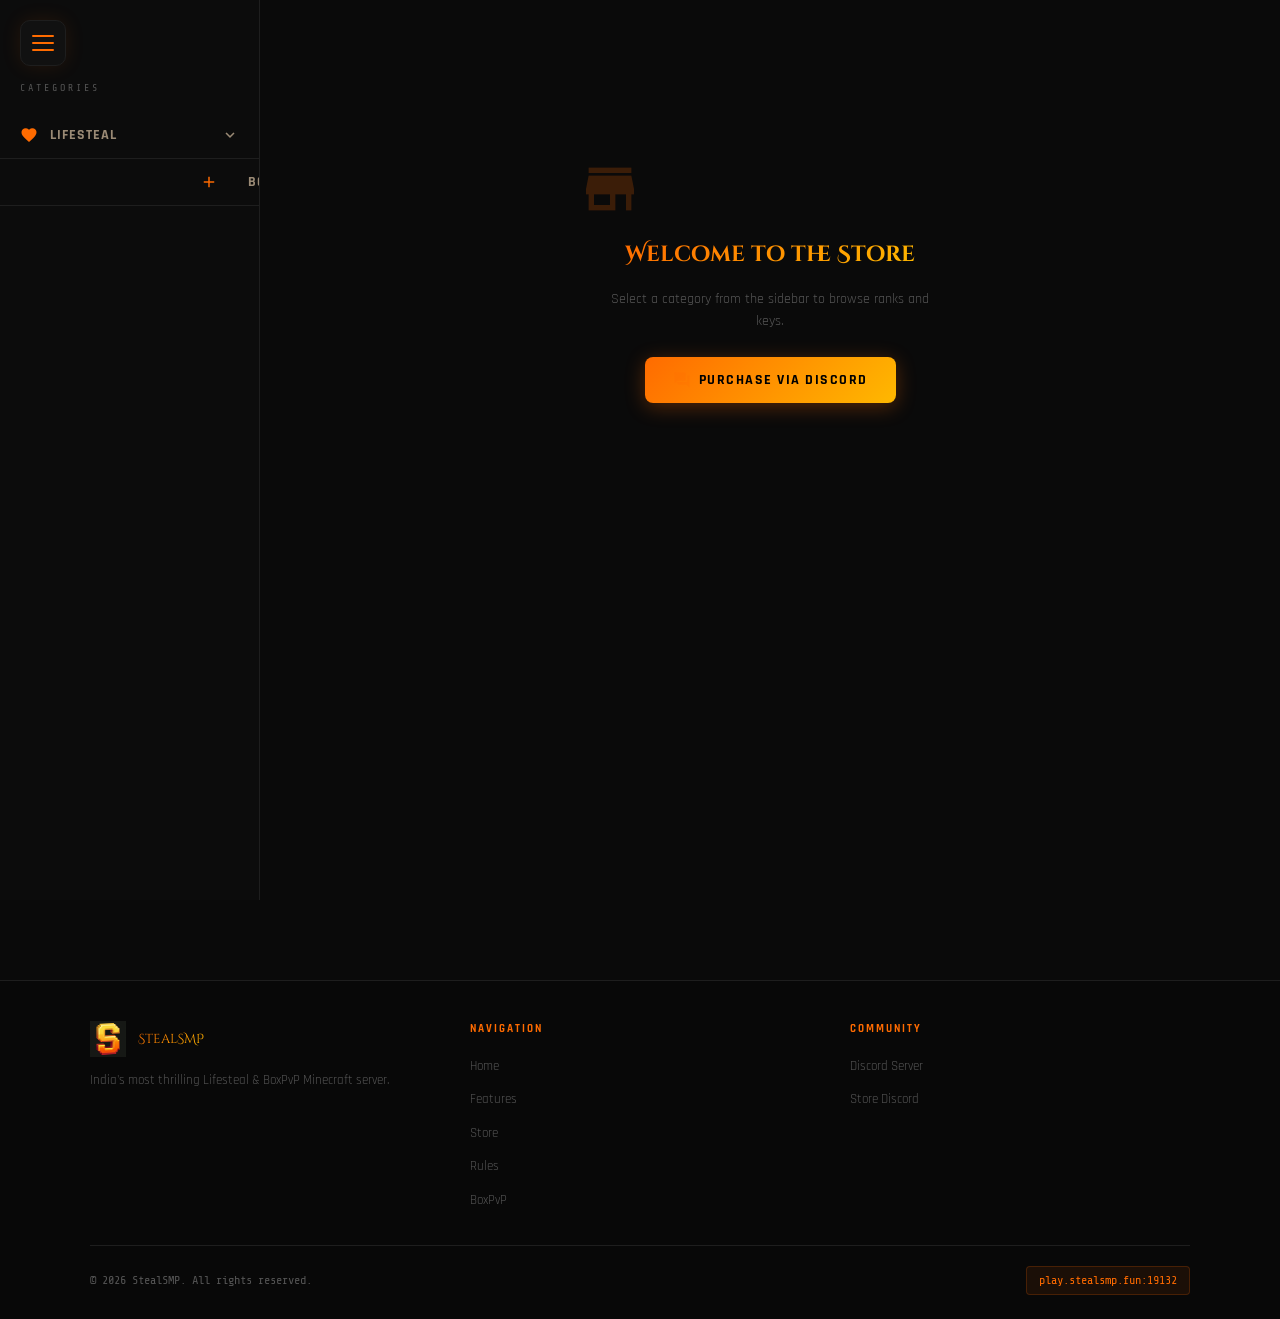
<file: store.html>
<!DOCTYPE html>
<html lang="en">
<head>
  <meta charset="UTF-8" />
  <meta name="viewport" content="width=device-width, initial-scale=1.0" />
  <title>Store — StealSMP</title>
  <meta name="description" content="Buy ranks and keys for StealSMP. LifeSteal & BoxPvP ranks with exclusive perks. Prices in USD, INR and PKR." />
  <meta name="robots" content="index, follow" />
  <link rel="canonical" href="https://stealsmp.fun/store.html" />
  <meta property="og:title" content="Store — StealSMP" />
  <meta property="og:description" content="Get exclusive ranks and keys for StealSMP Minecraft server." />
  <link rel="icon" type="image/png" href="assets/favicon.png" />
  <link rel="stylesheet" href="css/global.css" />
  <link rel="stylesheet" href="css/store.css" />
</head>
<body>

  <div id="page-transition"></div>

  <button id="hamburger" aria-label="Open menu">
    <span></span><span></span><span></span>
  </button>

  <nav id="side-nav" aria-label="Main navigation">
    <div class="nav-logo">
      <img src="assets/logo.png" alt="StealSMP Logo" />
      <span class="nav-logo-text">StealSMP</span>
    </div>
    <div class="nav-links">
      <a class="nav-link" data-page="index.html" href="index.html"><span class="material-icons">home</span> Home</a>
      <a class="nav-link" data-page="features.html" href="features.html"><span class="material-icons">auto_awesome</span> Features</a>
      <a class="nav-link" data-page="store.html" href="store.html"><span class="material-icons">storefront</span> Store</a>
      <a class="nav-link" data-page="rules.html" href="rules.html"><span class="material-icons">gavel</span> Rules</a>
      <a class="nav-link" data-page="boxpvp.html" href="boxpvp.html"><span class="material-icons">sports_kabaddi</span> BoxPvP</a>
    </div>
    <div class="nav-footer">
      <a class="nav-social-btn" href="https://discord.gg/jCDZ2wP8vw" target="_blank" rel="noopener"><span class="material-icons" style="font-size:16px">forum</span> Discord</a>
      <a class="nav-social-btn" href="store.html"><span class="material-icons" style="font-size:16px">storefront</span> Store</a>
    </div>
  </nav>
  <div id="nav-overlay"></div>

  <div class="main-content">
    <div class="store-wrapper">

      <!-- ─── STORE SIDEBAR ─── -->
      <aside class="store-sidebar">
        <div class="sidebar-title">Categories</div>

        <!-- LifeSteal Category -->
        <div class="sidebar-cat" id="cat-lifesteal">
          <button class="sidebar-cat-btn" onclick="toggleCat('lifesteal')">
            <span class="material-icons cat-icon">favorite</span>
            LifeSteal
            <span class="material-icons cat-arrow">expand_more</span>
          </button>
          <div class="sidebar-sub" id="sub-lifesteal">

            <!-- Ranks sub -->
            <button class="sidebar-sub-btn" onclick="toggleSub('ls-ranks')">
              <span class="material-icons" style="font-size:16px;color:var(--orange)">military_tech</span>
              Ranks
              <span class="material-icons sub-arrow">expand_more</span>
            </button>
            <div class="sidebar-items" id="sub-ls-ranks">
              <button class="sidebar-item-btn" onclick="showItem('icecube')"><span class="sidebar-item-dot"></span>IceCube</button>
              <button class="sidebar-item-btn" onclick="showItem('demon')"><span class="sidebar-item-dot"></span>Demon</button>
              <button class="sidebar-item-btn" onclick="showItem('mythic')"><span class="sidebar-item-dot"></span>Mythic</button>
              <button class="sidebar-item-btn" onclick="showItem('star')"><span class="sidebar-item-dot"></span>Star</button>
            </div>

            <!-- Keys sub -->
            <button class="sidebar-sub-btn" onclick="toggleSub('ls-keys')">
              <span class="material-icons" style="font-size:16px;color:var(--orange)">vpn_key</span>
              Keys
              <span class="material-icons sub-arrow">expand_more</span>
            </button>
            <div class="sidebar-items" id="sub-ls-keys">
              <button class="sidebar-item-btn" onclick="showItem('key-onyx')"><span class="sidebar-item-dot"></span>Onyx Key</button>
              <button class="sidebar-item-btn" onclick="showItem('key-rift')"><span class="sidebar-item-dot"></span>Rift Key</button>
              <button class="sidebar-item-btn" onclick="showItem('key-stealer')"><span class="sidebar-item-dot"></span>Stealer Key</button>
              <button class="sidebar-item-btn" onclick="showItem('key-bundle')"><span class="sidebar-item-dot"></span>10x Bundle</button>
            </div>

          </div>
        </div>

        <!-- BoxPvP Category -->
        <div class="sidebar-cat" id="cat-boxpvp">
          <button class="sidebar-cat-btn" onclick="toggleCat('boxpvp')">
            <span class="material-icons cat-icon">sports_kabaddi</span>
            BoxPvP
            <span class="material-icons cat-arrow">expand_more</span>
          </button>
          <div class="sidebar-sub" id="sub-boxpvp">

            <!-- Ranks sub -->
            <button class="sidebar-sub-btn" onclick="toggleSub('bp-ranks')">
              <span class="material-icons" style="font-size:16px;color:var(--orange)">military_tech</span>
              Ranks
              <span class="material-icons sub-arrow">expand_more</span>
            </button>
            <div class="sidebar-items" id="sub-bp-ranks">
              <button class="sidebar-item-btn" onclick="showItem('bp-vip')"><span class="sidebar-item-dot"></span>VIP</button>
              <button class="sidebar-item-btn" onclick="showItem('bp-mvp')"><span class="sidebar-item-dot"></span>MVP</button>
            </div>

          </div>
        </div>

      </aside>

      <!-- ─── STORE CONTENT ─── -->
      <section class="store-content">

        <!-- Welcome -->
        <div class="item-panel active" id="panel-welcome">
          <div class="store-welcome">
            <span class="material-icons">storefront</span>
            <h2>Welcome to the Store</h2>
            <p>Select a category from the sidebar to browse ranks and keys.</p>
            <a href="https://discord.gg/AA69CP2WXj" target="_blank" rel="noopener" class="btn-primary" style="margin-top:8px">
              <span class="material-icons" style="font-size:18px">forum</span> Purchase via Discord
            </a>
          </div>
        </div>

        <!-- ── LIFESTEAL RANKS ── -->

        <!-- IceCube -->
        <div class="item-panel" id="panel-icecube">
          <div class="store-breadcrumb">LifeSteal <span class="material-icons" style="font-size:12px">chevron_right</span> <span>Ranks</span> <span class="material-icons" style="font-size:12px">chevron_right</span> <span>IceCube</span></div>
          <div class="item-card card-hover">
            <div class="item-card-top">
              <div class="item-img-wrap square"><img src="assets/images/rank-icecube.png" alt="IceCube Rank" /></div>
              <div class="item-info">
                <div class="item-category-badge">LifeSteal Rank</div>
                <div class="item-name">ICECUBE</div>
                <div class="item-prices">
                  <span class="price-badge">$1</span>
                  <span class="price-badge">₹100</span>
                  <span class="price-badge">250 PKR</span>
                </div>
              </div>
            </div>
            <div class="item-card-bottom">
              <div class="perks-title">Included Perks</div>
              <ul class="perks-list">
                <li class="perk-item"><span class="material-icons">label</span> ICECUBE Prefix</li>
                <li class="perk-item"><span class="material-icons">storefront</span> Up to 6 Auction House listings</li>
                <li class="perk-item"><span class="material-icons">inventory_2</span> Up to 2 Player Vault access</li>
                <li class="perk-item"><span class="material-icons">cottage</span> Up to 4 Home Slots</li>
                <li class="perk-item"><span class="material-icons">face</span> Access to /hat</li>
                <li class="perk-item"><span class="material-icons">chair</span> Access to /sit</li>
                <li class="perk-item"><span class="material-icons">water</span> Access to /depth</li>
                <li class="perk-item"><span class="material-icons">carpenter</span> Access to /workbench</li>
                <li class="perk-item"><span class="material-icons">backpack</span> Access to IceCube Kit</li>
                <li class="perk-item"><span class="material-icons">vpn_key</span> 3x Onyx Keys <span class="perk-onetime">(1 time)</span></li>
              </ul>
              <a href="https://discord.gg/AA69CP2WXj" target="_blank" rel="noopener" class="buy-btn">
                <span class="material-icons">shopping_cart</span> Buy Now
              </a>
            </div>
          </div>
        </div>

        <!-- Demon -->
        <div class="item-panel" id="panel-demon">
          <div class="store-breadcrumb">LifeSteal <span class="material-icons" style="font-size:12px">chevron_right</span> <span>Ranks</span> <span class="material-icons" style="font-size:12px">chevron_right</span> <span>Demon</span></div>
          <div class="item-card card-hover">
            <div class="item-card-top">
              <div class="item-img-wrap"><img src="assets/images/rank-demon.png" alt="Demon Rank" /></div>
              <div class="item-info">
                <div class="item-category-badge">LifeSteal Rank</div>
                <div class="item-name">DEMON</div>
                <div class="item-prices">
                  <span class="price-badge">$2</span>
                  <span class="price-badge">₹200</span>
                  <span class="price-badge">500 PKR</span>
                </div>
              </div>
            </div>
            <div class="item-card-bottom">
              <div class="perks-title">Included Perks</div>
              <ul class="perks-list">
                <li class="perk-item"><span class="material-icons">label</span> DEMON Prefix</li>
                <li class="perk-item"><span class="material-icons">storefront</span> Up to 10 Auction House listings</li>
                <li class="perk-item"><span class="material-icons">inventory_2</span> Up to 4 Player Vault access</li>
                <li class="perk-item"><span class="material-icons">cottage</span> Up to 6 Home Slots</li>
                <li class="perk-item"><span class="material-icons">face</span> Access to /hat</li>
                <li class="perk-item"><span class="material-icons">chair</span> Access to /sit</li>
                <li class="perk-item"><span class="material-icons">water</span> Access to /depth</li>
                <li class="perk-item"><span class="material-icons">inventory</span> Access to /enderchest</li>
                <li class="perk-item"><span class="material-icons">carpenter</span> Access to /workbench</li>
                <li class="perk-item"><span class="material-icons">backpack</span> Access to Demon Kit</li>
                <li class="perk-item"><span class="material-icons">vpn_key</span> 1x Rift Key <span class="perk-onetime">(1 time)</span></li>
              </ul>
              <a href="https://discord.gg/AA69CP2WXj" target="_blank" rel="noopener" class="buy-btn">
                <span class="material-icons">shopping_cart</span> Buy Now
              </a>
            </div>
          </div>
        </div>

        <!-- Mythic -->
        <div class="item-panel" id="panel-mythic">
          <div class="store-breadcrumb">LifeSteal <span class="material-icons" style="font-size:12px">chevron_right</span> <span>Ranks</span> <span class="material-icons" style="font-size:12px">chevron_right</span> <span>Mythic</span></div>
          <div class="item-card card-hover">
            <div class="item-card-top">
              <div class="item-img-wrap"><img src="assets/images/rank-mythic.png" alt="Mythic Rank" /></div>
              <div class="item-info">
                <div class="item-category-badge">LifeSteal Rank</div>
                <div class="item-name">MYTHIC</div>
                <div class="item-prices">
                  <span class="price-badge">$4</span>
                  <span class="price-badge">₹350</span>
                  <span class="price-badge">1000 PKR</span>
                </div>
              </div>
            </div>
            <div class="item-card-bottom">
              <div class="perks-title">Included Perks</div>
              <ul class="perks-list">
                <li class="perk-item"><span class="material-icons">label</span> MYTHIC Prefix</li>
                <li class="perk-item"><span class="material-icons">storefront</span> Up to 15 Auction House listings</li>
                <li class="perk-item"><span class="material-icons">inventory_2</span> Up to 6 Player Vault access</li>
                <li class="perk-item"><span class="material-icons">cottage</span> Up to 8 Home Slots</li>
                <li class="perk-item"><span class="material-icons">face</span> Access to /hat</li>
                <li class="perk-item"><span class="material-icons">chair</span> Access to /sit</li>
                <li class="perk-item"><span class="material-icons">accessibility_new</span> Access to /crawl</li>
                <li class="perk-item"><span class="material-icons">water</span> Access to /depth</li>
                <li class="perk-item"><span class="material-icons">delete_sweep</span> Access to /disposal</li>
                <li class="perk-item"><span class="material-icons">inventory</span> Access to /enderchest</li>
                <li class="perk-item"><span class="material-icons">carpenter</span> Access to /workbench</li>
                <li class="perk-item"><span class="material-icons">backpack</span> Access to Mythic Kit</li>
                <li class="perk-item"><span class="material-icons">vpn_key</span> 3x Rift Keys <span class="perk-onetime">(1 time)</span></li>
              </ul>
              <a href="https://discord.gg/AA69CP2WXj" target="_blank" rel="noopener" class="buy-btn">
                <span class="material-icons">shopping_cart</span> Buy Now
              </a>
            </div>
          </div>
        </div>

        <!-- Star -->
        <div class="item-panel" id="panel-star">
          <div class="store-breadcrumb">LifeSteal <span class="material-icons" style="font-size:12px">chevron_right</span> <span>Ranks</span> <span class="material-icons" style="font-size:12px">chevron_right</span> <span>Star</span></div>
          <div class="item-card card-hover">
            <div class="item-card-top">
              <div class="item-img-wrap"><img src="assets/images/rank-star.png" alt="Star Rank" /></div>
              <div class="item-info">
                <div class="item-category-badge">LifeSteal Rank</div>
                <div class="item-name">STAR</div>
                <div class="item-prices">
                  <span class="price-badge">$7</span>
                  <span class="price-badge">₹670</span>
                  <span class="price-badge">2000 PKR</span>
                </div>
              </div>
            </div>
            <div class="item-card-bottom">
              <div class="perks-title">Included Perks</div>
              <ul class="perks-list">
                <li class="perk-item"><span class="material-icons">label</span> STAR Prefix</li>
                <li class="perk-item"><span class="material-icons">storefront</span> Up to 20 Auction House listings</li>
                <li class="perk-item"><span class="material-icons">inventory_2</span> Up to 10 Player Vault access</li>
                <li class="perk-item"><span class="material-icons">cottage</span> Up to 14 Home Slots</li>
                <li class="perk-item"><span class="material-icons">face</span> Access to /hat</li>
                <li class="perk-item"><span class="material-icons">chair</span> Access to /sit</li>
                <li class="perk-item"><span class="material-icons">hotel</span> Access to /lay</li>
                <li class="perk-item"><span class="material-icons">accessibility_new</span> Access to /crawl</li>
                <li class="perk-item"><span class="material-icons">water</span> Access to /depth</li>
                <li class="perk-item"><span class="material-icons">compress</span> Access to /condense</li>
                <li class="perk-item"><span class="material-icons">delete_sweep</span> Access to /disposal</li>
                <li class="perk-item"><span class="material-icons">build</span> Access to /anvil</li>
                <li class="perk-item"><span class="material-icons">inventory</span> Access to /enderchest</li>
                <li class="perk-item"><span class="material-icons">carpenter</span> Access to /workbench</li>
                <li class="perk-item"><span class="material-icons">backpack</span> Access to Star Kit</li>
                <li class="perk-item"><span class="material-icons">vpn_key</span> 1x Stealer Key <span class="perk-onetime">(1 time)</span></li>
              </ul>
              <a href="https://discord.gg/AA69CP2WXj" target="_blank" rel="noopener" class="buy-btn">
                <span class="material-icons">shopping_cart</span> Buy Now
              </a>
            </div>
          </div>
        </div>

        <!-- ── LIFESTEAL KEYS ── -->

        <!-- Onyx Key -->
        <div class="item-panel" id="panel-key-onyx">
          <div class="store-breadcrumb">LifeSteal <span class="material-icons" style="font-size:12px">chevron_right</span> <span>Keys</span> <span class="material-icons" style="font-size:12px">chevron_right</span> <span>Onyx Key</span></div>
          <div class="item-card card-hover">
            <div class="item-card-top">
              <div class="item-img-wrap square"><img src="assets/images/key-onyx.png" alt="Onyx Key" /></div>
              <div class="item-info">
                <div class="item-category-badge">LifeSteal Key</div>
                <div class="item-name">ONYX KEY</div>
                <div class="item-prices">
                  <span class="price-badge">$0.50</span>
                  <span class="price-badge">₹50</span>
                  <span class="price-badge">120 PKR</span>
                </div>
              </div>
            </div>
            <div class="item-card-bottom">
              <div class="perks-title">Key Info</div>
              <ul class="perks-list">
                <li class="perk-item"><span class="material-icons">vpn_key</span> 1x Onyx Crate Key</li>
                <li class="perk-item"><span class="material-icons">redeem</span> Open the Onyx Crate for exclusive loot</li>
                <li class="perk-item"><span class="material-icons">star</span> Contains gear, items &amp; rare rewards</li>
              </ul>
              <a href="https://discord.gg/AA69CP2WXj" target="_blank" rel="noopener" class="buy-btn">
                <span class="material-icons">shopping_cart</span> Buy Now
              </a>
            </div>
          </div>
        </div>

        <!-- Rift Key -->
        <div class="item-panel" id="panel-key-rift">
          <div class="store-breadcrumb">LifeSteal <span class="material-icons" style="font-size:12px">chevron_right</span> <span>Keys</span> <span class="material-icons" style="font-size:12px">chevron_right</span> <span>Rift Key</span></div>
          <div class="item-card card-hover">
            <div class="item-card-top">
              <div class="item-img-wrap square"><img src="assets/images/key-rift.png" alt="Rift Key" /></div>
              <div class="item-info">
                <div class="item-category-badge">LifeSteal Key</div>
                <div class="item-name">RIFT KEY</div>
                <div class="item-prices">
                  <span class="price-badge">$1</span>
                  <span class="price-badge">₹100</span>
                  <span class="price-badge">250 PKR</span>
                </div>
              </div>
            </div>
            <div class="item-card-bottom">
              <div class="perks-title">Key Info</div>
              <ul class="perks-list">
                <li class="perk-item"><span class="material-icons">vpn_key</span> 1x Rift Crate Key</li>
                <li class="perk-item"><span class="material-icons">redeem</span> Open the Rift Crate for rare rewards</li>
                <li class="perk-item"><span class="material-icons">star</span> Better loot than Onyx — more exclusive drops</li>
              </ul>
              <a href="https://discord.gg/AA69CP2WXj" target="_blank" rel="noopener" class="buy-btn">
                <span class="material-icons">shopping_cart</span> Buy Now
              </a>
            </div>
          </div>
        </div>

        <!-- Stealer Key -->
        <div class="item-panel" id="panel-key-stealer">
          <div class="store-breadcrumb">LifeSteal <span class="material-icons" style="font-size:12px">chevron_right</span> <span>Keys</span> <span class="material-icons" style="font-size:12px">chevron_right</span> <span>Stealer Key</span></div>
          <div class="item-card card-hover">
            <div class="item-card-top">
              <div class="item-img-wrap square"><img src="assets/images/key-stealer.png" alt="Stealer Key" /></div>
              <div class="item-info">
                <div class="item-category-badge">LifeSteal Key</div>
                <div class="item-name">STEALER KEY</div>
                <div class="item-prices">
                  <span class="price-badge">$2</span>
                  <span class="price-badge">₹200</span>
                  <span class="price-badge">500 PKR</span>
                </div>
              </div>
            </div>
            <div class="item-card-bottom">
              <div class="perks-title">Key Info</div>
              <ul class="perks-list">
                <li class="perk-item"><span class="material-icons">vpn_key</span> 1x Stealer Crate Key</li>
                <li class="perk-item"><span class="material-icons">redeem</span> Open the Stealer Crate — top tier loot</li>
                <li class="perk-item"><span class="material-icons">star</span> The rarest drops &amp; most powerful rewards</li>
              </ul>
              <a href="https://discord.gg/AA69CP2WXj" target="_blank" rel="noopener" class="buy-btn">
                <span class="material-icons">shopping_cart</span> Buy Now
              </a>
            </div>
          </div>
        </div>

        <!-- 10x Bundle -->
        <div class="item-panel" id="panel-key-bundle">
          <div class="store-breadcrumb">LifeSteal <span class="material-icons" style="font-size:12px">chevron_right</span> <span>Keys</span> <span class="material-icons" style="font-size:12px">chevron_right</span> <span>10x Bundle</span></div>
          <div class="item-card card-hover">
            <div class="item-card-top">
              <div class="item-img-wrap square"><img src="assets/images/key-bundle.png" alt="10x Key Bundle" /></div>
              <div class="item-info">
                <div class="item-category-badge">LifeSteal Key Bundle</div>
                <div class="item-name">10x BUNDLE</div>
                <div class="item-prices">
                  <span class="price-badge">$1</span>
                  <span class="price-badge">₹100</span>
                  <span class="price-badge">250 PKR</span>
                </div>
              </div>
            </div>
            <div class="item-card-bottom">
              <div class="perks-title">Bundle Info</div>
              <ul class="perks-list">
                <li class="perk-item"><span class="material-icons">vpn_key</span> 10x Keys of any type</li>
                <li class="perk-item"><span class="material-icons">redeem</span> Best value key pack available</li>
                <li class="perk-item"><span class="material-icons">star</span> More opens = more chances for rare loot</li>
              </ul>
              <a href="https://discord.gg/AA69CP2WXj" target="_blank" rel="noopener" class="buy-btn">
                <span class="material-icons">shopping_cart</span> Buy Now
              </a>
            </div>
          </div>
        </div>

        <!-- ── BOXPVP RANKS ── -->

        <!-- BoxPvP VIP -->
        <div class="item-panel" id="panel-bp-vip">
          <div class="store-breadcrumb">BoxPvP <span class="material-icons" style="font-size:12px">chevron_right</span> <span>Ranks</span> <span class="material-icons" style="font-size:12px">chevron_right</span> <span>VIP</span></div>
          <div class="item-card card-hover">
            <div class="item-card-top">
              <div class="item-img-wrap square"><img src="assets/images/rank-vip.webp" alt="VIP Rank" /></div>
              <div class="item-info">
                <div class="item-category-badge">BoxPvP Rank</div>
                <div class="item-name">VIP</div>
                <div class="item-prices">
                  <span class="price-badge">$2</span>
                  <span class="price-badge">₹200</span>
                  <span class="price-badge">500 PKR</span>
                </div>
              </div>
            </div>
            <div class="item-card-bottom">
              <div class="perks-title">Included Perks</div>
              <ul class="perks-list">
                <li class="perk-item"><span class="material-icons">face</span> Access to /hat</li>
                <li class="perk-item"><span class="material-icons">inventory</span> Access to /enderchest</li>
                <li class="perk-item"><span class="material-icons">chair</span> Access to /sit</li>
                <li class="perk-item"><span class="material-icons">hotel</span> Access to /lay</li>
                <li class="perk-item"><span class="material-icons">backpack</span> Access to VIP Kit</li>
                <li class="perk-item"><span class="material-icons">vpn_key</span> 2x Mythic Keys <span class="perk-onetime">(1 time)</span></li>
              </ul>
              <a href="https://discord.gg/AA69CP2WXj" target="_blank" rel="noopener" class="buy-btn">
                <span class="material-icons">shopping_cart</span> Buy Now
              </a>
            </div>
          </div>
        </div>

        <!-- BoxPvP MVP -->
        <div class="item-panel" id="panel-bp-mvp">
          <div class="store-breadcrumb">BoxPvP <span class="material-icons" style="font-size:12px">chevron_right</span> <span>Ranks</span> <span class="material-icons" style="font-size:12px">chevron_right</span> <span>MVP</span></div>
          <div class="item-card card-hover">
            <div class="item-card-top">
              <div class="item-img-wrap square"><img src="assets/images/rank-mvp.webp" alt="MVP Rank" /></div>
              <div class="item-info">
                <div class="item-category-badge">BoxPvP Rank</div>
                <div class="item-name">MVP</div>
                <div class="item-prices">
                  <span class="price-badge">$7</span>
                  <span class="price-badge">₹670</span>
                  <span class="price-badge">2000 PKR</span>
                </div>
              </div>
            </div>
            <div class="item-card-bottom">
              <div class="perks-title">Included Perks</div>
              <ul class="perks-list">
                <li class="perk-item"><span class="material-icons">face</span> Access to /hat</li>
                <li class="perk-item"><span class="material-icons">inventory</span> Access to /enderchest</li>
                <li class="perk-item"><span class="material-icons">chair</span> Access to /sit</li>
                <li class="perk-item"><span class="material-icons">hotel</span> Access to /lay</li>
                <li class="perk-item"><span class="material-icons">sports_martial_arts</span> Access to /bellyflop</li>
                <li class="perk-item"><span class="material-icons">backpack</span> Access to MVP Kit</li>
                <li class="perk-item"><span class="material-icons">vpn_key</span> 5x Mythic Keys <span class="perk-onetime">(1 time)</span></li>
              </ul>
              <a href="https://discord.gg/AA69CP2WXj" target="_blank" rel="noopener" class="buy-btn">
                <span class="material-icons">shopping_cart</span> Buy Now
              </a>
            </div>
          </div>
        </div>

      </section>
    </div>
  </div>

  <footer>
    <div class="footer-inner">
      <div class="footer-brand">
        <div class="footer-brand-logo">
          <img src="assets/logo.png" alt="StealSMP" />
          <span class="footer-brand-name">StealSMP</span>
        </div>
        <p class="footer-desc">India's most thrilling Lifesteal &amp; BoxPvP Minecraft server.</p>
      </div>
      <div>
        <div class="footer-col-title">Navigation</div>
        <ul class="footer-links">
          <li><a href="index.html">Home</a></li>
          <li><a href="features.html">Features</a></li>
          <li><a href="store.html">Store</a></li>
          <li><a href="rules.html">Rules</a></li>
          <li><a href="boxpvp.html">BoxPvP</a></li>
        </ul>
      </div>
      <div>
        <div class="footer-col-title">Community</div>
        <ul class="footer-links">
          <li><a href="https://discord.gg/jCDZ2wP8vw" target="_blank" rel="noopener">Discord Server</a></li>
          <li><a href="https://discord.gg/AA69CP2WXj" target="_blank" rel="noopener">Store Discord</a></li>
        </ul>
      </div>
    </div>
    <div class="footer-bottom">
      <span class="footer-copy">© 2026 StealSMP. All rights reserved.</span>
      <span class="footer-ip">play.stealsmp.fun:19132</span>
    </div>
  </footer>

  <a id="back-to-top" aria-label="Back to top"><span class="material-icons">keyboard_arrow_up</span></a>

  <script src="js/global.js"></script>
  <script src="js/store.js"></script>
</body>
</html>
</file>
<file: css/global.css>
@import url('https://fonts.googleapis.com/css2?family=Cinzel+Decorative:wght@700;900&family=Rajdhani:wght@400;500;600;700&family=Share+Tech+Mono&display=swap');
@import url('https://fonts.googleapis.com/icon?family=Material+Icons');

:root {
  --orange: #FF6B00;
  --yellow: #FFB800;
  --orange-glow: #FF8C00;
  --dark-bg: #0A0A0A;
  --dark-card: #111111;
  --dark-card2: #161616;
  --dark-border: #1E1E1E;
  --text-primary: #F0E6D3;
  --text-secondary: #9A8A75;
  --text-muted: #555;
  --red-status: #FF3B3B;
  --green-status: #22C55E;
  --font-display: 'Cinzel Decorative', serif;
  --font-body: 'Rajdhani', sans-serif;
  --font-mono: 'Share Tech Mono', monospace;
  --transition: 0.3s cubic-bezier(0.4, 0, 0.2, 1);
  --transition-slow: 0.6s cubic-bezier(0.4, 0, 0.2, 1);
}

*, *::before, *::after {
  margin: 0;
  padding: 0;
  box-sizing: border-box;
}

html {
  scroll-behavior: smooth;
}

body {
  background: var(--dark-bg);
  color: var(--text-primary);
  font-family: var(--font-body);
  font-size: 16px;
  line-height: 1.6;
  overflow-x: hidden;
  min-height: 100vh;
}

/* ─── CUSTOM SCROLLBAR ─── */
::-webkit-scrollbar { width: 6px; }
::-webkit-scrollbar-track { background: var(--dark-bg); }
::-webkit-scrollbar-thumb {
  background: linear-gradient(180deg, var(--orange), var(--yellow));
  border-radius: 3px;
}
::-webkit-scrollbar-thumb:hover { background: var(--yellow); }

/* ─── PAGE TRANSITION OVERLAY ─── */
#page-transition {
  position: fixed;
  inset: 0;
  background: var(--dark-bg);
  z-index: 9999;
  pointer-events: none;
  opacity: 0;
  transition: opacity 0.35s ease;
}
#page-transition.fade-out { opacity: 1; pointer-events: all; }

/* ─── HAMBURGER BUTTON ─── */
#hamburger {
  position: fixed;
  top: 20px;
  left: 20px;
  z-index: 1000;
  width: 46px;
  height: 46px;
  background: var(--dark-card);
  border: 1px solid var(--dark-border);
  border-radius: 10px;
  cursor: pointer;
  display: flex;
  flex-direction: column;
  align-items: center;
  justify-content: center;
  gap: 5px;
  transition: var(--transition);
  box-shadow: 0 0 20px rgba(255,107,0,0.1);
}
#hamburger:hover {
  border-color: var(--orange);
  box-shadow: 0 0 20px rgba(255,107,0,0.3);
}
#hamburger span {
  display: block;
  width: 22px;
  height: 2px;
  background: var(--orange);
  border-radius: 2px;
  transition: var(--transition);
}
#hamburger.open span:nth-child(1) { transform: translateY(7px) rotate(45deg); }
#hamburger.open span:nth-child(2) { opacity: 0; transform: scaleX(0); }
#hamburger.open span:nth-child(3) { transform: translateY(-7px) rotate(-45deg); }

/* ─── SIDE NAV PANEL ─── */
#side-nav {
  position: fixed;
  top: 0;
  left: 0;
  width: 280px;
  height: 100vh;
  background: #0D0D0D;
  border-right: 1px solid var(--dark-border);
  z-index: 999;
  transform: translateX(-100%);
  transition: transform 0.45s cubic-bezier(0.4, 0, 0.2, 1);
  display: flex;
  flex-direction: column;
  overflow: hidden;
}
#side-nav::before {
  content: '';
  position: absolute;
  top: 0; left: 0; right: 0;
  height: 3px;
  background: linear-gradient(90deg, var(--orange), var(--yellow));
}
#side-nav.open { transform: translateX(0); }

#nav-overlay {
  position: fixed;
  inset: 0;
  background: rgba(0,0,0,0.7);
  backdrop-filter: blur(4px);
  z-index: 998;
  opacity: 0;
  pointer-events: none;
  transition: opacity 0.45s ease;
}
#nav-overlay.open { opacity: 1; pointer-events: all; }

.nav-logo {
  padding: 28px 24px 20px;
  display: flex;
  align-items: center;
  gap: 12px;
  border-bottom: 1px solid var(--dark-border);
}
.nav-logo img {
  width: 40px;
  height: 40px;
  object-fit: contain;
}
.nav-logo-text {
  font-family: var(--font-display);
  font-size: 14px;
  font-weight: 700;
  background: linear-gradient(135deg, var(--orange), var(--yellow));
  -webkit-background-clip: text;
  -webkit-text-fill-color: transparent;
  background-clip: text;
  letter-spacing: 1px;
}

.nav-links {
  flex: 1;
  padding: 16px 0;
  overflow-y: auto;
}

.nav-link {
  display: flex;
  align-items: center;
  gap: 14px;
  padding: 14px 24px;
  color: var(--text-secondary);
  text-decoration: none;
  font-family: var(--font-body);
  font-size: 15px;
  font-weight: 600;
  letter-spacing: 1px;
  text-transform: uppercase;
  transition: var(--transition);
  position: relative;
  cursor: pointer;
}
.nav-link::before {
  content: '';
  position: absolute;
  left: 0;
  top: 50%;
  transform: translateY(-50%);
  width: 3px;
  height: 0;
  background: linear-gradient(180deg, var(--orange), var(--yellow));
  border-radius: 0 2px 2px 0;
  transition: height var(--transition);
}
.nav-link:hover, .nav-link.active {
  color: var(--text-primary);
  background: rgba(255,107,0,0.06);
}
.nav-link:hover::before, .nav-link.active::before { height: 60%; }
.nav-link.active { color: var(--orange); }
.nav-link .material-icons {
  font-size: 20px;
  color: var(--orange);
  opacity: 0.7;
  transition: var(--transition);
}
.nav-link:hover .material-icons, .nav-link.active .material-icons { opacity: 1; }

.nav-footer {
  padding: 20px 24px;
  border-top: 1px solid var(--dark-border);
  display: flex;
  gap: 10px;
}
.nav-social-btn {
  flex: 1;
  display: flex;
  align-items: center;
  justify-content: center;
  gap: 8px;
  padding: 10px;
  background: var(--dark-card2);
  border: 1px solid var(--dark-border);
  border-radius: 8px;
  color: var(--text-secondary);
  text-decoration: none;
  font-size: 12px;
  font-weight: 600;
  letter-spacing: 0.5px;
  transition: var(--transition);
}
.nav-social-btn:hover {
  border-color: var(--orange);
  color: var(--orange);
}

/* ─── PAGE ENTER ANIMATION ─── */
.page-enter {
  animation: pageSlideIn 0.6s cubic-bezier(0.4, 0, 0.2, 1) both;
}
@keyframes pageSlideIn {
  from { opacity: 0; transform: translateY(-30px); }
  to { opacity: 1; transform: translateY(0); }
}

/* ─── MAIN CONTENT ─── */
.main-content {
  padding-top: 0;
  min-height: 100vh;
}

/* ─── FOOTER ─── */
footer {
  background: #080808;
  border-top: 1px solid var(--dark-border);
  padding: 40px 40px 24px;
  margin-top: 80px;
}
.footer-inner {
  max-width: 1100px;
  margin: 0 auto;
  display: grid;
  grid-template-columns: 1fr 1fr 1fr;
  gap: 40px;
  margin-bottom: 32px;
}
.footer-brand { display: flex; flex-direction: column; gap: 12px; }
.footer-brand-logo {
  display: flex;
  align-items: center;
  gap: 12px;
}
.footer-brand-logo img { width: 36px; height: 36px; object-fit: contain; }
.footer-brand-name {
  font-family: var(--font-display);
  font-size: 13px;
  background: linear-gradient(135deg, var(--orange), var(--yellow));
  -webkit-background-clip: text;
  -webkit-text-fill-color: transparent;
  background-clip: text;
}
.footer-desc {
  font-size: 13px;
  color: var(--text-muted);
  line-height: 1.7;
}
.footer-col-title {
  font-family: var(--font-body);
  font-size: 11px;
  font-weight: 700;
  letter-spacing: 2px;
  text-transform: uppercase;
  color: var(--orange);
  margin-bottom: 14px;
}
.footer-links { list-style: none; display: flex; flex-direction: column; gap: 8px; }
.footer-links a {
  color: var(--text-muted);
  text-decoration: none;
  font-size: 13px;
  transition: var(--transition);
}
.footer-links a:hover { color: var(--text-primary); }
.footer-bottom {
  border-top: 1px solid var(--dark-border);
  padding-top: 20px;
  display: flex;
  align-items: center;
  justify-content: space-between;
  max-width: 1100px;
  margin: 0 auto;
}
.footer-copy {
  font-size: 12px;
  color: var(--text-muted);
  font-family: var(--font-mono);
}
.footer-ip {
  font-family: var(--font-mono);
  font-size: 12px;
  color: var(--orange);
  background: rgba(255,107,0,0.08);
  padding: 4px 12px;
  border-radius: 4px;
  border: 1px solid rgba(255,107,0,0.2);
}

/* ─── CARD HOVER FLOAT ─── */
.card-hover {
  transition: transform 0.3s ease, box-shadow 0.3s ease;
}
.card-hover:hover {
  transform: translateY(-6px);
  box-shadow: 0 16px 40px rgba(255,107,0,0.15);
}

/* ─── UTILITY ─── */
.gradient-text {
  background: linear-gradient(135deg, var(--orange), var(--yellow));
  -webkit-background-clip: text;
  -webkit-text-fill-color: transparent;
  background-clip: text;
}
.section-title {
  font-family: var(--font-display);
  font-size: clamp(22px, 3vw, 32px);
  font-weight: 900;
  background: linear-gradient(135deg, var(--orange), var(--yellow));
  -webkit-background-clip: text;
  -webkit-text-fill-color: transparent;
  background-clip: text;
  letter-spacing: 2px;
  margin-bottom: 8px;
}
.section-subtitle {
  font-size: 14px;
  color: var(--text-muted);
  letter-spacing: 1px;
  text-transform: uppercase;
  margin-bottom: 40px;
}
.btn-primary {
  display: inline-flex;
  align-items: center;
  gap: 8px;
  padding: 12px 28px;
  background: linear-gradient(135deg, var(--orange), var(--yellow));
  color: #000;
  font-family: var(--font-body);
  font-size: 14px;
  font-weight: 700;
  letter-spacing: 1.5px;
  text-transform: uppercase;
  text-decoration: none;
  border-radius: 8px;
  border: none;
  cursor: pointer;
  transition: var(--transition);
  box-shadow: 0 4px 20px rgba(255,107,0,0.3);
}
.btn-primary:hover {
  transform: translateY(-2px);
  box-shadow: 0 8px 30px rgba(255,107,0,0.5);
}
.btn-secondary {
  display: inline-flex;
  align-items: center;
  gap: 8px;
  padding: 11px 26px;
  background: transparent;
  color: var(--orange);
  font-family: var(--font-body);
  font-size: 14px;
  font-weight: 700;
  letter-spacing: 1.5px;
  text-transform: uppercase;
  text-decoration: none;
  border-radius: 8px;
  border: 1px solid var(--orange);
  cursor: pointer;
  transition: var(--transition);
}
.btn-secondary:hover {
  background: rgba(255,107,0,0.1);
  box-shadow: 0 0 20px rgba(255,107,0,0.2);
}

/* ─── BACK TO TOP ─── */
#back-to-top {
  position: fixed;
  bottom: 28px;
  right: 28px;
  width: 44px;
  height: 44px;
  background: var(--dark-card);
  border: 1px solid var(--dark-border);
  border-radius: 10px;
  display: flex;
  align-items: center;
  justify-content: center;
  cursor: pointer;
  z-index: 500;
  opacity: 0;
  transform: translateY(10px);
  transition: var(--transition);
  color: var(--orange);
  text-decoration: none;
}
#back-to-top.visible {
  opacity: 1;
  transform: translateY(0);
}
#back-to-top:hover {
  border-color: var(--orange);
  box-shadow: 0 0 20px rgba(255,107,0,0.3);
}

/* ─── RESPONSIVE ─── */
@media (max-width: 768px) {
  .footer-inner { grid-template-columns: 1fr; gap: 24px; }
  .footer-bottom { flex-direction: column; gap: 10px; text-align: center; }
}
</file>
<file: css/index.css>
/* ─── HERO SECTION ─── */
.hero {
  position: relative;
  min-height: 100vh;
  display: flex;
  align-items: center;
  justify-content: center;
  overflow: hidden;
  padding: 80px 40px 60px;
}

/* Animated background grid */
.hero::before {
  content: '';
  position: absolute;
  inset: 0;
  background-image:
    linear-gradient(rgba(255,107,0,0.04) 1px, transparent 1px),
    linear-gradient(90deg, rgba(255,107,0,0.04) 1px, transparent 1px);
  background-size: 60px 60px;
  animation: gridPan 20s linear infinite;
}
@keyframes gridPan {
  0% { background-position: 0 0; }
  100% { background-position: 60px 60px; }
}

/* Radial glow */
.hero::after {
  content: '';
  position: absolute;
  top: 50%;
  left: 50%;
  transform: translate(-50%, -50%);
  width: 600px;
  height: 600px;
  background: radial-gradient(circle, rgba(255,107,0,0.08) 0%, transparent 70%);
  pointer-events: none;
}

.hero-content {
  position: relative;
  z-index: 1;
  text-align: center;
  max-width: 800px;
}

.hero-logo {
  width: 90px;
  height: 90px;
  object-fit: contain;
  margin-bottom: 24px;
  filter: drop-shadow(0 0 30px rgba(255,107,0,0.6));
  animation: logoFloat 4s ease-in-out infinite;
}
@keyframes logoFloat {
  0%, 100% { transform: translateY(0); filter: drop-shadow(0 0 30px rgba(255,107,0,0.6)); }
  50% { transform: translateY(-10px); filter: drop-shadow(0 0 50px rgba(255,184,0,0.8)); }
}

.hero-eyebrow {
  font-family: var(--font-mono);
  font-size: 11px;
  letter-spacing: 4px;
  color: var(--orange);
  text-transform: uppercase;
  margin-bottom: 16px;
  opacity: 0;
  animation: fadeUp 0.8s 0.2s ease both;
}

.hero-title {
  font-family: var(--font-display);
  font-size: clamp(36px, 7vw, 76px);
  font-weight: 900;
  line-height: 1;
  letter-spacing: 3px;
  margin-bottom: 8px;
  opacity: 0;
  animation: fadeUp 0.8s 0.4s ease both;
}
.hero-title span {
  background: linear-gradient(135deg, var(--orange) 0%, var(--yellow) 50%, var(--orange) 100%);
  background-size: 200% auto;
  -webkit-background-clip: text;
  -webkit-text-fill-color: transparent;
  background-clip: text;
  animation: shimmer 3s linear infinite;
}
@keyframes shimmer {
  0% { background-position: 0% center; }
  100% { background-position: 200% center; }
}

.hero-subtitle {
  font-size: clamp(14px, 2vw, 18px);
  color: var(--text-secondary);
  margin-bottom: 40px;
  letter-spacing: 1px;
  opacity: 0;
  animation: fadeUp 0.8s 0.6s ease both;
}

.hero-actions {
  display: flex;
  gap: 14px;
  justify-content: center;
  flex-wrap: wrap;
  margin-bottom: 56px;
  opacity: 0;
  animation: fadeUp 0.8s 0.8s ease both;
}

@keyframes fadeUp {
  from { opacity: 0; transform: translateY(20px); }
  to { opacity: 1; transform: translateY(0); }
}

/* ─── SERVER STATUS CARD ─── */
.status-card {
  display: inline-flex;
  align-items: center;
  gap: 16px;
  padding: 16px 28px;
  border-radius: 14px;
  border: 1px solid var(--dark-border);
  background: var(--dark-card);
  transition: all 0.5s ease;
  opacity: 0;
  animation: fadeUp 0.8s 1s ease both;
  min-width: 320px;
  justify-content: center;
}
.status-card.online {
  border-color: rgba(34,197,94,0.4);
  background: rgba(34,197,94,0.06);
  box-shadow: 0 0 30px rgba(34,197,94,0.12);
}
.status-card.offline {
  border-color: rgba(255,59,59,0.4);
  background: rgba(255,59,59,0.06);
  box-shadow: 0 0 30px rgba(255,59,59,0.12);
}
.status-dot {
  width: 10px;
  height: 10px;
  border-radius: 50%;
  flex-shrink: 0;
  background: var(--text-muted);
}
.status-card.online .status-dot {
  background: var(--green-status);
  box-shadow: 0 0 8px var(--green-status);
  animation: pulse-green 2s ease-in-out infinite;
}
.status-card.offline .status-dot {
  background: var(--red-status);
  box-shadow: 0 0 8px var(--red-status);
}
@keyframes pulse-green {
  0%, 100% { box-shadow: 0 0 6px var(--green-status); }
  50% { box-shadow: 0 0 16px var(--green-status), 0 0 30px rgba(34,197,94,0.3); }
}
.status-info { text-align: left; }
.status-label {
  font-size: 11px;
  letter-spacing: 2px;
  text-transform: uppercase;
  color: var(--text-muted);
  font-family: var(--font-mono);
}
.status-ip {
  font-family: var(--font-mono);
  font-size: 15px;
  color: var(--text-primary);
  font-weight: 600;
}
.status-card.online .status-ip { color: var(--green-status); }
.status-card.offline .status-ip { color: var(--red-status); }
.status-players {
  font-size: 12px;
  color: var(--text-secondary);
}
.status-divider {
  width: 1px;
  height: 36px;
  background: var(--dark-border);
}
.status-count { text-align: center; }
.status-count-num {
  font-family: var(--font-display);
  font-size: 22px;
  font-weight: 700;
  background: linear-gradient(135deg, var(--orange), var(--yellow));
  -webkit-background-clip: text;
  -webkit-text-fill-color: transparent;
  background-clip: text;
}
.status-count-label {
  font-size: 10px;
  letter-spacing: 1.5px;
  text-transform: uppercase;
  color: var(--text-muted);
}

/* ─── STATS ROW ─── */
.stats-row {
  display: grid;
  grid-template-columns: repeat(3, 1fr);
  gap: 1px;
  background: var(--dark-border);
  border: 1px solid var(--dark-border);
  border-radius: 14px;
  overflow: hidden;
  margin: 60px 40px 0;
  max-width: 900px;
  margin-left: auto;
  margin-right: auto;
}
.stat-item {
  background: var(--dark-card);
  padding: 28px 20px;
  text-align: center;
  transition: var(--transition);
}
.stat-item:hover { background: var(--dark-card2); }
.stat-num {
  font-family: var(--font-display);
  font-size: clamp(28px, 4vw, 42px);
  font-weight: 900;
  background: linear-gradient(135deg, var(--orange), var(--yellow));
  -webkit-background-clip: text;
  -webkit-text-fill-color: transparent;
  background-clip: text;
  line-height: 1;
  margin-bottom: 6px;
}
.stat-label {
  font-size: 12px;
  letter-spacing: 2px;
  text-transform: uppercase;
  color: var(--text-muted);
}

/* ─── SEASON CARD ─── */
.season-section {
  padding: 80px 40px 0;
  max-width: 900px;
  margin: 0 auto;
}
.season-card {
  background: var(--dark-card);
  border: 1px solid var(--dark-border);
  border-radius: 16px;
  padding: 32px 40px;
  display: flex;
  align-items: center;
  justify-content: space-between;
  gap: 24px;
  position: relative;
  overflow: hidden;
}
.season-card::before {
  content: '';
  position: absolute;
  top: 0; left: 0; right: 0;
  height: 3px;
  background: linear-gradient(90deg, var(--orange), var(--yellow));
}
.season-card::after {
  content: 'S4';
  position: absolute;
  right: -10px;
  top: 50%;
  transform: translateY(-50%);
  font-family: var(--font-display);
  font-size: 120px;
  font-weight: 900;
  color: rgba(255,107,0,0.04);
  pointer-events: none;
  line-height: 1;
}
.season-info {}
.season-badge {
  display: inline-flex;
  align-items: center;
  gap: 6px;
  background: rgba(255,107,0,0.12);
  border: 1px solid rgba(255,107,0,0.3);
  color: var(--orange);
  font-size: 11px;
  font-weight: 700;
  letter-spacing: 2px;
  text-transform: uppercase;
  padding: 4px 12px;
  border-radius: 4px;
  margin-bottom: 12px;
}
.season-title {
  font-family: var(--font-display);
  font-size: 28px;
  font-weight: 900;
  background: linear-gradient(135deg, var(--orange), var(--yellow));
  -webkit-background-clip: text;
  -webkit-text-fill-color: transparent;
  background-clip: text;
  margin-bottom: 6px;
}
.season-desc {
  font-size: 14px;
  color: var(--text-secondary);
}
.season-timer-wrap { text-align: right; }
.season-timer-label {
  font-size: 11px;
  letter-spacing: 2px;
  text-transform: uppercase;
  color: var(--text-muted);
  margin-bottom: 8px;
}
.season-timer {
  display: flex;
  gap: 12px;
  justify-content: flex-end;
}
.timer-unit { text-align: center; }
.timer-num {
  font-family: var(--font-display);
  font-size: 32px;
  font-weight: 900;
  background: linear-gradient(135deg, var(--orange), var(--yellow));
  -webkit-background-clip: text;
  -webkit-text-fill-color: transparent;
  background-clip: text;
  line-height: 1;
}
.timer-label {
  font-size: 10px;
  letter-spacing: 1.5px;
  text-transform: uppercase;
  color: var(--text-muted);
}
.timer-sep {
  font-family: var(--font-display);
  font-size: 28px;
  color: var(--orange);
  opacity: 0.5;
  align-self: flex-start;
  margin-top: 2px;
  animation: blink 1s step-end infinite;
}
@keyframes blink { 0%, 100% { opacity: 0.5; } 50% { opacity: 0; } }

/* ─── QUICK LINKS ─── */
.quick-section {
  padding: 80px 40px 0;
  max-width: 900px;
  margin: 0 auto;
}
.quick-grid {
  display: grid;
  grid-template-columns: repeat(2, 1fr);
  gap: 16px;
}
.quick-card {
  background: var(--dark-card);
  border: 1px solid var(--dark-border);
  border-radius: 14px;
  padding: 28px 28px;
  text-decoration: none;
  display: flex;
  align-items: center;
  gap: 18px;
  transition: var(--transition);
  cursor: pointer;
  position: relative;
  overflow: hidden;
}
.quick-card::after {
  content: '';
  position: absolute;
  inset: 0;
  background: linear-gradient(135deg, rgba(255,107,0,0.04), transparent);
  opacity: 0;
  transition: var(--transition);
}
.quick-card:hover::after { opacity: 1; }
.quick-card:hover {
  border-color: rgba(255,107,0,0.3);
  transform: translateY(-4px);
  box-shadow: 0 12px 40px rgba(255,107,0,0.1);
}
.quick-icon {
  width: 48px;
  height: 48px;
  background: rgba(255,107,0,0.1);
  border-radius: 12px;
  display: flex;
  align-items: center;
  justify-content: center;
  flex-shrink: 0;
}
.quick-icon .material-icons { color: var(--orange); font-size: 24px; }
.quick-card-title {
  font-family: var(--font-body);
  font-size: 16px;
  font-weight: 700;
  color: var(--text-primary);
  letter-spacing: 0.5px;
  margin-bottom: 4px;
}
.quick-card-desc { font-size: 13px; color: var(--text-muted); }
.quick-arrow {
  margin-left: auto;
  color: var(--text-muted);
  transition: var(--transition);
}
.quick-card:hover .quick-arrow { color: var(--orange); transform: translateX(4px); }

/* ─── RESPONSIVE ─── */
@media (max-width: 768px) {
  .hero { padding: 100px 20px 60px; }
  .stats-row { margin: 40px 20px 0; grid-template-columns: 1fr; }
  .season-section, .quick-section { padding: 60px 20px 0; }
  .season-card { flex-direction: column; align-items: flex-start; }
  .season-timer { justify-content: flex-start; }
  .season-timer-wrap { text-align: left; }
  .quick-grid { grid-template-columns: 1fr; }
  .status-card { min-width: unset; width: 100%; }
}
</file>
<file: css/boxpvp.css>
/* ─── BOXPVP COMING SOON ─── */
.boxpvp-page {
  min-height: 100vh;
  display: flex;
  align-items: center;
  justify-content: center;
  padding: 80px 40px;
  position: relative;
  overflow: hidden;
}

/* Animated BG */
.boxpvp-page::before {
  content: '';
  position: absolute;
  inset: 0;
  background-image:
    linear-gradient(rgba(255,107,0,0.03) 1px, transparent 1px),
    linear-gradient(90deg, rgba(255,107,0,0.03) 1px, transparent 1px);
  background-size: 50px 50px;
  animation: gridPan 25s linear infinite;
}
@keyframes gridPan {
  0% { background-position: 0 0; }
  100% { background-position: 50px 50px; }
}

.boxpvp-page::after {
  content: '';
  position: absolute;
  top: 50%;
  left: 50%;
  transform: translate(-50%, -50%);
  width: 700px;
  height: 700px;
  background: radial-gradient(circle, rgba(255,107,0,0.07) 0%, transparent 65%);
  pointer-events: none;
}

/* Floating particles */
.particle {
  position: absolute;
  width: 4px;
  height: 4px;
  border-radius: 50%;
  background: var(--orange);
  opacity: 0;
  animation: floatParticle linear infinite;
}
@keyframes floatParticle {
  0% { opacity: 0; transform: translateY(0) scale(0); }
  20% { opacity: 0.6; transform: translateY(-20px) scale(1); }
  100% { opacity: 0; transform: translateY(-120px) scale(0.3); }
}

.boxpvp-content {
  position: relative;
  z-index: 1;
  text-align: center;
  max-width: 680px;
}

.boxpvp-badge {
  display: inline-flex;
  align-items: center;
  gap: 8px;
  background: rgba(255,107,0,0.1);
  border: 1px solid rgba(255,107,0,0.3);
  color: var(--orange);
  font-size: 11px;
  font-weight: 700;
  letter-spacing: 3px;
  text-transform: uppercase;
  padding: 6px 16px;
  border-radius: 20px;
  margin-bottom: 28px;
  font-family: var(--font-mono);
  animation: fadeUp 0.8s 0.2s ease both;
}
.badge-dot {
  width: 7px; height: 7px;
  border-radius: 50%;
  background: var(--orange);
  box-shadow: 0 0 8px var(--orange);
  animation: pulseDot 1.5s ease-in-out infinite;
}
@keyframes pulseDot {
  0%, 100% { box-shadow: 0 0 6px var(--orange); }
  50% { box-shadow: 0 0 16px var(--orange), 0 0 30px rgba(255,107,0,0.4); }
}

.boxpvp-title {
  font-family: var(--font-display);
  font-size: clamp(40px, 8vw, 80px);
  font-weight: 900;
  letter-spacing: 4px;
  line-height: 1;
  margin-bottom: 8px;
  background: linear-gradient(135deg, var(--orange) 0%, var(--yellow) 50%, var(--orange) 100%);
  background-size: 200% auto;
  -webkit-background-clip: text;
  -webkit-text-fill-color: transparent;
  background-clip: text;
  animation: fadeUp 0.8s 0.4s ease both, shimmer 3s linear 1.2s infinite;
}
@keyframes shimmer {
  0% { background-position: 0% center; }
  100% { background-position: 200% center; }
}

.boxpvp-sub {
  font-size: clamp(14px, 2vw, 18px);
  color: var(--text-secondary);
  margin-bottom: 48px;
  letter-spacing: 1px;
  animation: fadeUp 0.8s 0.6s ease both;
}

/* ─── COUNTDOWN ─── */
.countdown-wrap {
  animation: fadeUp 0.8s 0.8s ease both;
  margin-bottom: 48px;
}
.countdown-label {
  font-size: 11px;
  letter-spacing: 3px;
  text-transform: uppercase;
  color: var(--text-muted);
  font-family: var(--font-mono);
  margin-bottom: 20px;
}
.countdown {
  display: flex;
  gap: 16px;
  justify-content: center;
  align-items: flex-start;
}
.cd-unit {
  text-align: center;
  min-width: 80px;
}
.cd-box {
  background: var(--dark-card);
  border: 1px solid var(--dark-border);
  border-radius: 14px;
  padding: 16px 8px 12px;
  margin-bottom: 8px;
  position: relative;
  overflow: hidden;
}
.cd-box::before {
  content: '';
  position: absolute;
  top: 0; left: 0; right: 0;
  height: 2px;
  background: linear-gradient(90deg, var(--orange), var(--yellow));
}
.cd-num {
  font-family: var(--font-display);
  font-size: clamp(28px, 5vw, 44px);
  font-weight: 900;
  background: linear-gradient(135deg, var(--orange), var(--yellow));
  -webkit-background-clip: text;
  -webkit-text-fill-color: transparent;
  background-clip: text;
  line-height: 1;
}
.cd-label {
  font-size: 10px;
  letter-spacing: 2px;
  text-transform: uppercase;
  color: var(--text-muted);
}
.cd-sep {
  font-family: var(--font-display);
  font-size: 36px;
  color: var(--orange);
  opacity: 0.4;
  padding-top: 10px;
  animation: blink 1s step-end infinite;
}
@keyframes blink { 0%, 100% { opacity: 0.4; } 50% { opacity: 0; } }

.launch-date {
  font-family: var(--font-mono);
  font-size: 13px;
  color: var(--text-muted);
  margin-bottom: 40px;
  animation: fadeUp 0.8s 1s ease both;
}
.launch-date strong { color: var(--orange); }

/* ─── ACTIONS ─── */
.boxpvp-actions {
  display: flex;
  gap: 14px;
  justify-content: center;
  flex-wrap: wrap;
  animation: fadeUp 0.8s 1.1s ease both;
}

/* ─── TEASER FEATURES ─── */
.teaser-section {
  margin-top: 60px;
  animation: fadeUp 0.8s 1.2s ease both;
}
.teaser-title {
  font-size: 11px;
  letter-spacing: 3px;
  text-transform: uppercase;
  color: var(--text-muted);
  font-family: var(--font-mono);
  margin-bottom: 20px;
}
.teaser-chips {
  display: flex;
  gap: 10px;
  flex-wrap: wrap;
  justify-content: center;
}
.teaser-chip {
  display: flex;
  align-items: center;
  gap: 6px;
  padding: 8px 16px;
  background: var(--dark-card);
  border: 1px solid var(--dark-border);
  border-radius: 8px;
  font-size: 13px;
  color: var(--text-secondary);
  font-weight: 600;
  transition: var(--transition);
}
.teaser-chip:hover {
  border-color: rgba(255,107,0,0.3);
  color: var(--text-primary);
}
.teaser-chip .material-icons { font-size: 15px; color: var(--orange); }

@keyframes fadeUp {
  from { opacity: 0; transform: translateY(20px); }
  to { opacity: 1; transform: translateY(0); }
}

@media (max-width: 768px) {
  .boxpvp-page { padding: 80px 20px; }
  .countdown { gap: 8px; }
  .cd-unit { min-width: 60px; }
  .cd-sep { font-size: 26px; }
}
</file>
<file: css/features.css>
/* ─── FEATURES PAGE ─── */
.features-hero {
  padding: 100px 40px 60px;
  text-align: center;
  position: relative;
}
.features-hero::before {
  content: '';
  position: absolute;
  inset: 0;
  background: radial-gradient(ellipse at 50% 0%, rgba(255,107,0,0.07) 0%, transparent 60%);
  pointer-events: none;
}

.features-grid {
  display: grid;
  grid-template-columns: repeat(auto-fill, minmax(280px, 1fr));
  gap: 20px;
  padding: 0 40px 80px;
  max-width: 1100px;
  margin: 0 auto;
}

.feature-card {
  background: var(--dark-card);
  border: 1px solid var(--dark-border);
  border-radius: 16px;
  padding: 32px 28px;
  position: relative;
  overflow: hidden;
  cursor: default;
  transition: transform 0.35s ease, box-shadow 0.35s ease, border-color 0.35s ease;
}
.feature-card::before {
  content: '';
  position: absolute;
  top: 0; left: 0; right: 0;
  height: 2px;
  background: linear-gradient(90deg, var(--orange), var(--yellow));
  transform: scaleX(0);
  transform-origin: left;
  transition: transform 0.4s ease;
}
.feature-card:hover {
  transform: translateY(-8px);
  box-shadow: 0 20px 50px rgba(255,107,0,0.12);
  border-color: rgba(255,107,0,0.25);
}
.feature-card:hover::before { transform: scaleX(1); }

.feature-icon-wrap {
  width: 56px;
  height: 56px;
  background: rgba(255,107,0,0.1);
  border-radius: 14px;
  display: flex;
  align-items: center;
  justify-content: center;
  margin-bottom: 20px;
  transition: var(--transition);
}
.feature-card:hover .feature-icon-wrap {
  background: rgba(255,107,0,0.18);
  box-shadow: 0 0 20px rgba(255,107,0,0.2);
}
.feature-icon-wrap .material-icons {
  font-size: 28px;
  color: var(--orange);
}
.feature-card-title {
  font-family: var(--font-body);
  font-size: 18px;
  font-weight: 700;
  color: var(--text-primary);
  letter-spacing: 0.5px;
  margin-bottom: 10px;
}
.feature-card-desc {
  font-size: 14px;
  color: var(--text-secondary);
  line-height: 1.7;
}
.feature-tag {
  display: inline-block;
  margin-top: 16px;
  padding: 3px 10px;
  border-radius: 4px;
  font-size: 11px;
  font-weight: 700;
  letter-spacing: 1.5px;
  text-transform: uppercase;
  font-family: var(--font-mono);
}
.tag-combat { background: rgba(255,59,59,0.12); color: #FF6B6B; }
.tag-economy { background: rgba(255,184,0,0.12); color: var(--yellow); }
.tag-world { background: rgba(34,197,94,0.12); color: #4ADE80; }
.tag-social { background: rgba(99,102,241,0.12); color: #A5B4FC; }
.tag-gameplay { background: rgba(255,107,0,0.12); color: var(--orange); }

/* ─── CATEGORY FILTERS ─── */
.features-filters {
  display: flex;
  gap: 10px;
  justify-content: center;
  flex-wrap: wrap;
  margin-bottom: 48px;
  padding: 0 40px;
}
.filter-btn {
  padding: 8px 20px;
  border-radius: 8px;
  border: 1px solid var(--dark-border);
  background: var(--dark-card);
  color: var(--text-secondary);
  font-family: var(--font-body);
  font-size: 13px;
  font-weight: 600;
  letter-spacing: 1px;
  text-transform: uppercase;
  cursor: pointer;
  transition: var(--transition);
}
.filter-btn:hover, .filter-btn.active {
  border-color: var(--orange);
  color: var(--orange);
  background: rgba(255,107,0,0.08);
}

/* stagger animation */
.feature-card { opacity: 0; animation: cardReveal 0.5s ease both; }
@keyframes cardReveal {
  from { opacity: 0; transform: translateY(24px); }
  to { opacity: 1; transform: translateY(0); }
}

@media (max-width: 768px) {
  .features-hero { padding: 80px 20px 40px; }
  .features-grid { padding: 0 20px 60px; grid-template-columns: 1fr; }
  .features-filters { padding: 0 20px; }
}
</file>
<file: css/rules.css>
/* ─── RULES PAGE ─── */
.rules-hero {
  padding: 100px 40px 60px;
  text-align: center;
  position: relative;
}
.rules-hero::before {
  content: '';
  position: absolute;
  inset: 0;
  background: radial-gradient(ellipse at 50% 0%, rgba(255,107,0,0.06) 0%, transparent 60%);
  pointer-events: none;
}

.rules-container {
  max-width: 860px;
  margin: 0 auto;
  padding: 0 40px 80px;
}

/* ─── CATEGORY SECTION ─── */
.rules-category {
  margin-bottom: 48px;
}
.rules-cat-header {
  display: flex;
  align-items: center;
  gap: 14px;
  margin-bottom: 20px;
  padding-bottom: 14px;
  border-bottom: 1px solid var(--dark-border);
}
.rules-cat-icon {
  width: 44px;
  height: 44px;
  background: rgba(255,107,0,0.1);
  border-radius: 10px;
  display: flex;
  align-items: center;
  justify-content: center;
  flex-shrink: 0;
}
.rules-cat-icon .material-icons { color: var(--orange); font-size: 22px; }
.rules-cat-title {
  font-family: var(--font-display);
  font-size: 18px;
  font-weight: 700;
  background: linear-gradient(135deg, var(--orange), var(--yellow));
  -webkit-background-clip: text;
  -webkit-text-fill-color: transparent;
  background-clip: text;
  letter-spacing: 2px;
}

/* ─── RULE CARD ─── */
.rule-card {
  background: var(--dark-card);
  border: 1px solid var(--dark-border);
  border-radius: 12px;
  padding: 20px 24px;
  margin-bottom: 12px;
  display: flex;
  gap: 18px;
  align-items: flex-start;
  transition: transform 0.3s ease, box-shadow 0.3s ease, border-color 0.3s ease;
  cursor: default;
}
.rule-card:hover {
  transform: translateY(-4px);
  box-shadow: 0 10px 30px rgba(255,107,0,0.08);
  border-color: rgba(255,107,0,0.2);
}

.rule-number {
  font-family: var(--font-display);
  font-size: 22px;
  font-weight: 900;
  background: linear-gradient(135deg, var(--orange), var(--yellow));
  -webkit-background-clip: text;
  -webkit-text-fill-color: transparent;
  background-clip: text;
  line-height: 1;
  flex-shrink: 0;
  width: 32px;
  text-align: center;
  padding-top: 2px;
}

.rule-body { flex: 1; }
.rule-title {
  font-size: 15px;
  font-weight: 700;
  color: var(--text-primary);
  margin-bottom: 5px;
  letter-spacing: 0.3px;
}
.rule-desc {
  font-size: 13px;
  color: var(--text-secondary);
  line-height: 1.65;
}

/* ─── SEVERITY BADGE ─── */
.rule-badge {
  flex-shrink: 0;
  padding: 3px 10px;
  border-radius: 5px;
  font-size: 10px;
  font-weight: 700;
  letter-spacing: 1.5px;
  text-transform: uppercase;
  font-family: var(--font-mono);
  margin-top: 2px;
}
.badge-warn {
  background: rgba(255,184,0,0.12);
  color: var(--yellow);
  border: 1px solid rgba(255,184,0,0.25);
}
.badge-mute {
  background: rgba(99,102,241,0.12);
  color: #A5B4FC;
  border: 1px solid rgba(99,102,241,0.25);
}
.badge-ban {
  background: rgba(255,59,59,0.12);
  color: #FF6B6B;
  border: 1px solid rgba(255,59,59,0.25);
}
.badge-perm {
  background: rgba(180,0,0,0.15);
  color: #FF3B3B;
  border: 1px solid rgba(255,0,0,0.3);
}

/* ─── INFO BOX ─── */
.rules-info-box {
  background: rgba(255,107,0,0.06);
  border: 1px solid rgba(255,107,0,0.2);
  border-radius: 12px;
  padding: 20px 24px;
  margin-bottom: 40px;
  display: flex;
  gap: 14px;
  align-items: flex-start;
}
.rules-info-box .material-icons { color: var(--orange); flex-shrink: 0; margin-top: 2px; }
.rules-info-box p { font-size: 14px; color: var(--text-secondary); line-height: 1.7; }
.rules-info-box strong { color: var(--orange); }

/* stagger animations */
.rule-card {
  opacity: 0;
  animation: cardReveal 0.45s ease both;
}
@keyframes cardReveal {
  from { opacity: 0; transform: translateY(16px); }
  to { opacity: 1; transform: translateY(0); }
}

@media (max-width: 768px) {
  .rules-hero { padding: 80px 20px 40px; }
  .rules-container { padding: 0 20px 60px; }
  .rule-card { flex-wrap: wrap; }
  .rule-badge { order: -1; }
}
</file>
<file: css/store.css>
/* ─── STORE LAYOUT ─── */
.store-wrapper {
  display: flex;
  min-height: calc(100vh - 0px);
  padding-top: 0;
}

/* ─── SIDEBAR ─── */
.store-sidebar {
  width: 260px;
  flex-shrink: 0;
  background: #0C0C0C;
  border-right: 1px solid var(--dark-border);
  padding: 80px 0 40px;
  position: sticky;
  top: 0;
  height: 100vh;
  overflow-y: auto;
}

.sidebar-title {
  font-family: var(--font-mono);
  font-size: 10px;
  letter-spacing: 3px;
  text-transform: uppercase;
  color: var(--text-muted);
  padding: 0 20px 16px;
}

/* Category row */
.sidebar-cat {
  border-bottom: 1px solid var(--dark-border);
}
.sidebar-cat-btn {
  width: 100%;
  display: flex;
  align-items: center;
  gap: 12px;
  padding: 14px 20px;
  background: none;
  border: none;
  color: var(--text-secondary);
  font-family: var(--font-body);
  font-size: 14px;
  font-weight: 700;
  letter-spacing: 1px;
  text-transform: uppercase;
  cursor: pointer;
  transition: var(--transition);
  text-align: left;
}
.sidebar-cat-btn:hover { color: var(--text-primary); background: rgba(255,107,0,0.04); }
.sidebar-cat-btn.open { color: var(--orange); }
.sidebar-cat-btn .cat-icon { color: var(--orange); font-size: 18px; }
.sidebar-cat-btn .cat-arrow {
  margin-left: auto;
  font-size: 18px;
  transition: transform 0.3s ease;
}
.sidebar-cat-btn.open .cat-arrow { transform: rotate(180deg); }

/* Sub-category */
.sidebar-sub {
  max-height: 0;
  overflow: hidden;
  transition: max-height 0.4s cubic-bezier(0.4, 0, 0.2, 1);
}
.sidebar-sub.open { max-height: 400px; }

.sidebar-sub-btn {
  width: 100%;
  display: flex;
  align-items: center;
  gap: 10px;
  padding: 11px 20px 11px 44px;
  background: none;
  border: none;
  color: var(--text-muted);
  font-family: var(--font-body);
  font-size: 13px;
  font-weight: 600;
  letter-spacing: 0.5px;
  cursor: pointer;
  transition: var(--transition);
  text-align: left;
  text-transform: uppercase;
}
.sidebar-sub-btn:hover { color: var(--text-secondary); background: rgba(255,107,0,0.03); }
.sidebar-sub-btn.active { color: var(--orange); }
.sidebar-sub-btn .sub-arrow {
  margin-left: auto;
  font-size: 16px;
  transition: transform 0.3s ease;
}
.sidebar-sub-btn.active .sub-arrow { transform: rotate(180deg); }

/* Items inside sub-cat */
.sidebar-items {
  max-height: 0;
  overflow: hidden;
  transition: max-height 0.35s ease;
  background: rgba(255,107,0,0.02);
}
.sidebar-items.open { max-height: 600px; }

.sidebar-item-btn {
  width: 100%;
  display: flex;
  align-items: center;
  gap: 8px;
  padding: 9px 20px 9px 60px;
  background: none;
  border: none;
  color: var(--text-muted);
  font-family: var(--font-body);
  font-size: 12px;
  font-weight: 600;
  letter-spacing: 0.5px;
  cursor: pointer;
  transition: var(--transition);
  text-align: left;
}
.sidebar-item-btn:hover { color: var(--orange); }
.sidebar-item-btn.active { color: var(--yellow); }
.sidebar-item-dot {
  width: 6px; height: 6px;
  border-radius: 50%;
  background: var(--dark-border);
  flex-shrink: 0;
  transition: var(--transition);
}
.sidebar-item-btn:hover .sidebar-item-dot,
.sidebar-item-btn.active .sidebar-item-dot {
  background: var(--orange);
  box-shadow: 0 0 6px var(--orange);
}

/* ─── STORE CONTENT ─── */
.store-content {
  flex: 1;
  padding: 80px 40px 60px;
  overflow-y: auto;
}

.store-header {
  margin-bottom: 40px;
}
.store-breadcrumb {
  font-family: var(--font-mono);
  font-size: 11px;
  letter-spacing: 2px;
  color: var(--text-muted);
  text-transform: uppercase;
  margin-bottom: 8px;
  display: flex;
  align-items: center;
  gap: 6px;
}
.store-breadcrumb span { color: var(--orange); }

/* ─── ITEM DETAIL PANEL ─── */
.item-panel {
  display: none;
}
.item-panel.active { display: block; }

.item-card {
  background: var(--dark-card);
  border: 1px solid var(--dark-border);
  border-radius: 20px;
  overflow: hidden;
  max-width: 680px;
}
.item-card-top {
  background: var(--dark-card2);
  padding: 40px;
  display: flex;
  align-items: center;
  gap: 32px;
  border-bottom: 1px solid var(--dark-border);
  position: relative;
  overflow: hidden;
}
.item-card-top::before {
  content: '';
  position: absolute;
  inset: 0;
  background: radial-gradient(circle at 30% 50%, rgba(255,107,0,0.06), transparent 60%);
}
.item-img-wrap {
  width: 120px;
  height: 120px;
  flex-shrink: 0;
  border-radius: 16px;
  background: rgba(255,107,0,0.06);
  border: 1px solid var(--dark-border);
  display: flex;
  align-items: center;
  justify-content: center;
  overflow: hidden;
}
.item-img-wrap img {
  width: 100%;
  height: 100%;
  object-fit: contain;
  padding: 8px;
}
.item-img-wrap.square img { border-radius: 8px; }

.item-info { position: relative; z-index: 1; }
.item-category-badge {
  display: inline-block;
  padding: 3px 10px;
  border-radius: 4px;
  font-size: 10px;
  font-weight: 700;
  letter-spacing: 2px;
  text-transform: uppercase;
  font-family: var(--font-mono);
  background: rgba(255,107,0,0.12);
  color: var(--orange);
  border: 1px solid rgba(255,107,0,0.2);
  margin-bottom: 10px;
}
.item-name {
  font-family: var(--font-display);
  font-size: 28px;
  font-weight: 900;
  background: linear-gradient(135deg, var(--orange), var(--yellow));
  -webkit-background-clip: text;
  -webkit-text-fill-color: transparent;
  background-clip: text;
  letter-spacing: 2px;
  margin-bottom: 12px;
}
.item-prices {
  display: flex;
  gap: 10px;
  flex-wrap: wrap;
}
.price-badge {
  background: var(--dark-card);
  border: 1px solid var(--dark-border);
  border-radius: 8px;
  padding: 6px 14px;
  font-family: var(--font-mono);
  font-size: 14px;
  font-weight: 700;
  color: var(--yellow);
}

.item-card-bottom { padding: 32px 40px; }
.perks-title {
  font-size: 11px;
  font-weight: 700;
  letter-spacing: 3px;
  text-transform: uppercase;
  color: var(--text-muted);
  margin-bottom: 20px;
  font-family: var(--font-mono);
}
.perks-list {
  list-style: none;
  display: grid;
  grid-template-columns: repeat(auto-fill, minmax(240px, 1fr));
  gap: 10px;
  margin-bottom: 28px;
}
.perk-item {
  display: flex;
  align-items: flex-start;
  gap: 10px;
  font-size: 14px;
  color: var(--text-secondary);
  line-height: 1.5;
}
.perk-item .material-icons {
  font-size: 16px;
  color: var(--orange);
  flex-shrink: 0;
  margin-top: 2px;
}
.perk-onetime {
  font-size: 12px;
  color: var(--text-muted);
  margin-left: 4px;
  font-family: var(--font-mono);
}

.buy-btn {
  display: inline-flex;
  align-items: center;
  gap: 10px;
  padding: 14px 32px;
  background: linear-gradient(135deg, var(--orange), var(--yellow));
  color: #000;
  font-family: var(--font-body);
  font-size: 14px;
  font-weight: 700;
  letter-spacing: 2px;
  text-transform: uppercase;
  text-decoration: none;
  border-radius: 10px;
  border: none;
  cursor: pointer;
  transition: var(--transition);
  box-shadow: 0 4px 20px rgba(255,107,0,0.35);
}
.buy-btn:hover {
  transform: translateY(-2px);
  box-shadow: 0 8px 30px rgba(255,107,0,0.55);
}

/* Welcome panel */
.store-welcome {
  display: flex;
  flex-direction: column;
  align-items: center;
  justify-content: center;
  min-height: 400px;
  text-align: center;
  gap: 16px;
}
.store-welcome .material-icons { font-size: 64px; color: rgba(255,107,0,0.2); }
.store-welcome h2 {
  font-family: var(--font-display);
  font-size: 22px;
  background: linear-gradient(135deg, var(--orange), var(--yellow));
  -webkit-background-clip: text;
  -webkit-text-fill-color: transparent;
  background-clip: text;
}
.store-welcome p { font-size: 14px; color: var(--text-muted); max-width: 320px; }

@media (max-width: 768px) {
  .store-wrapper { flex-direction: column; }
  .store-sidebar {
    width: 100%;
    position: static;
    height: auto;
    padding-top: 70px;
  }
  .store-content { padding: 30px 20px 60px; }
  .item-card-top { flex-direction: column; align-items: flex-start; gap: 20px; }
  .item-card-top, .item-card-bottom { padding: 24px; }
  .perks-list { grid-template-columns: 1fr; }
}
</file>
